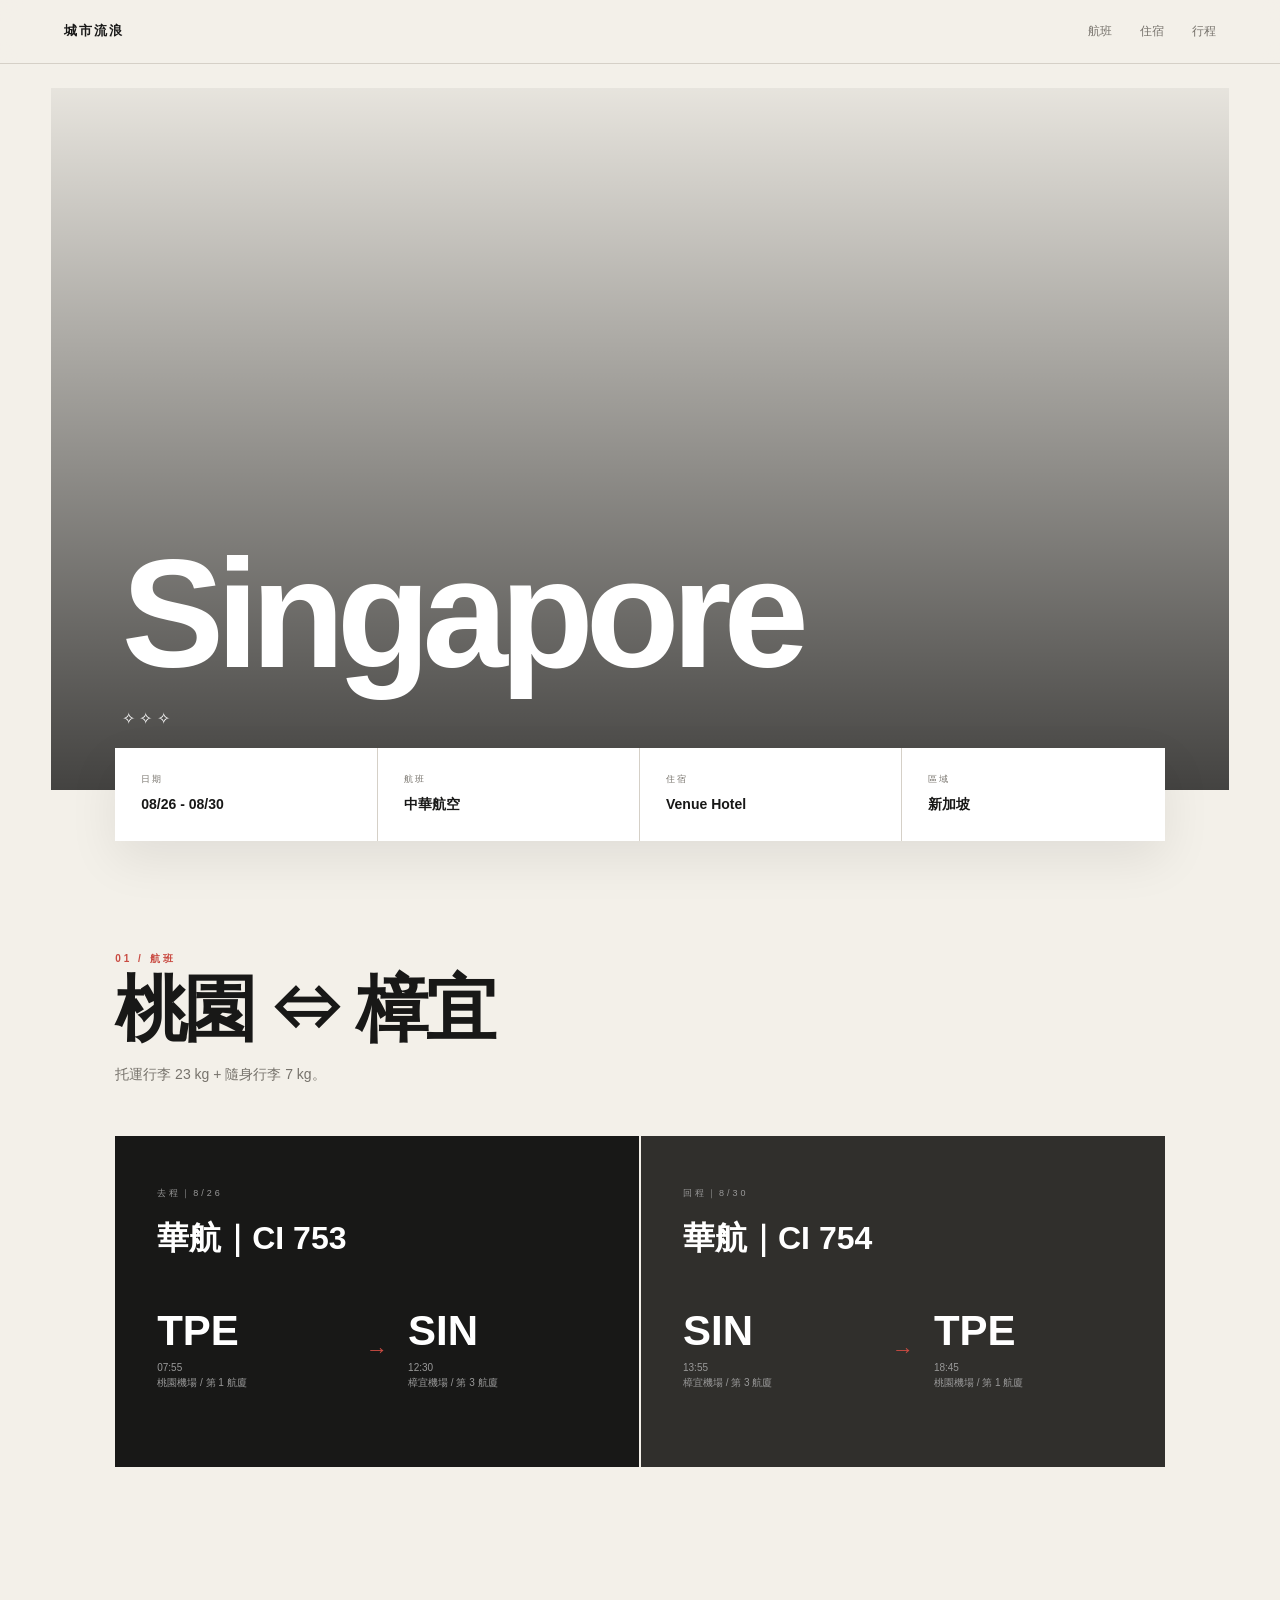
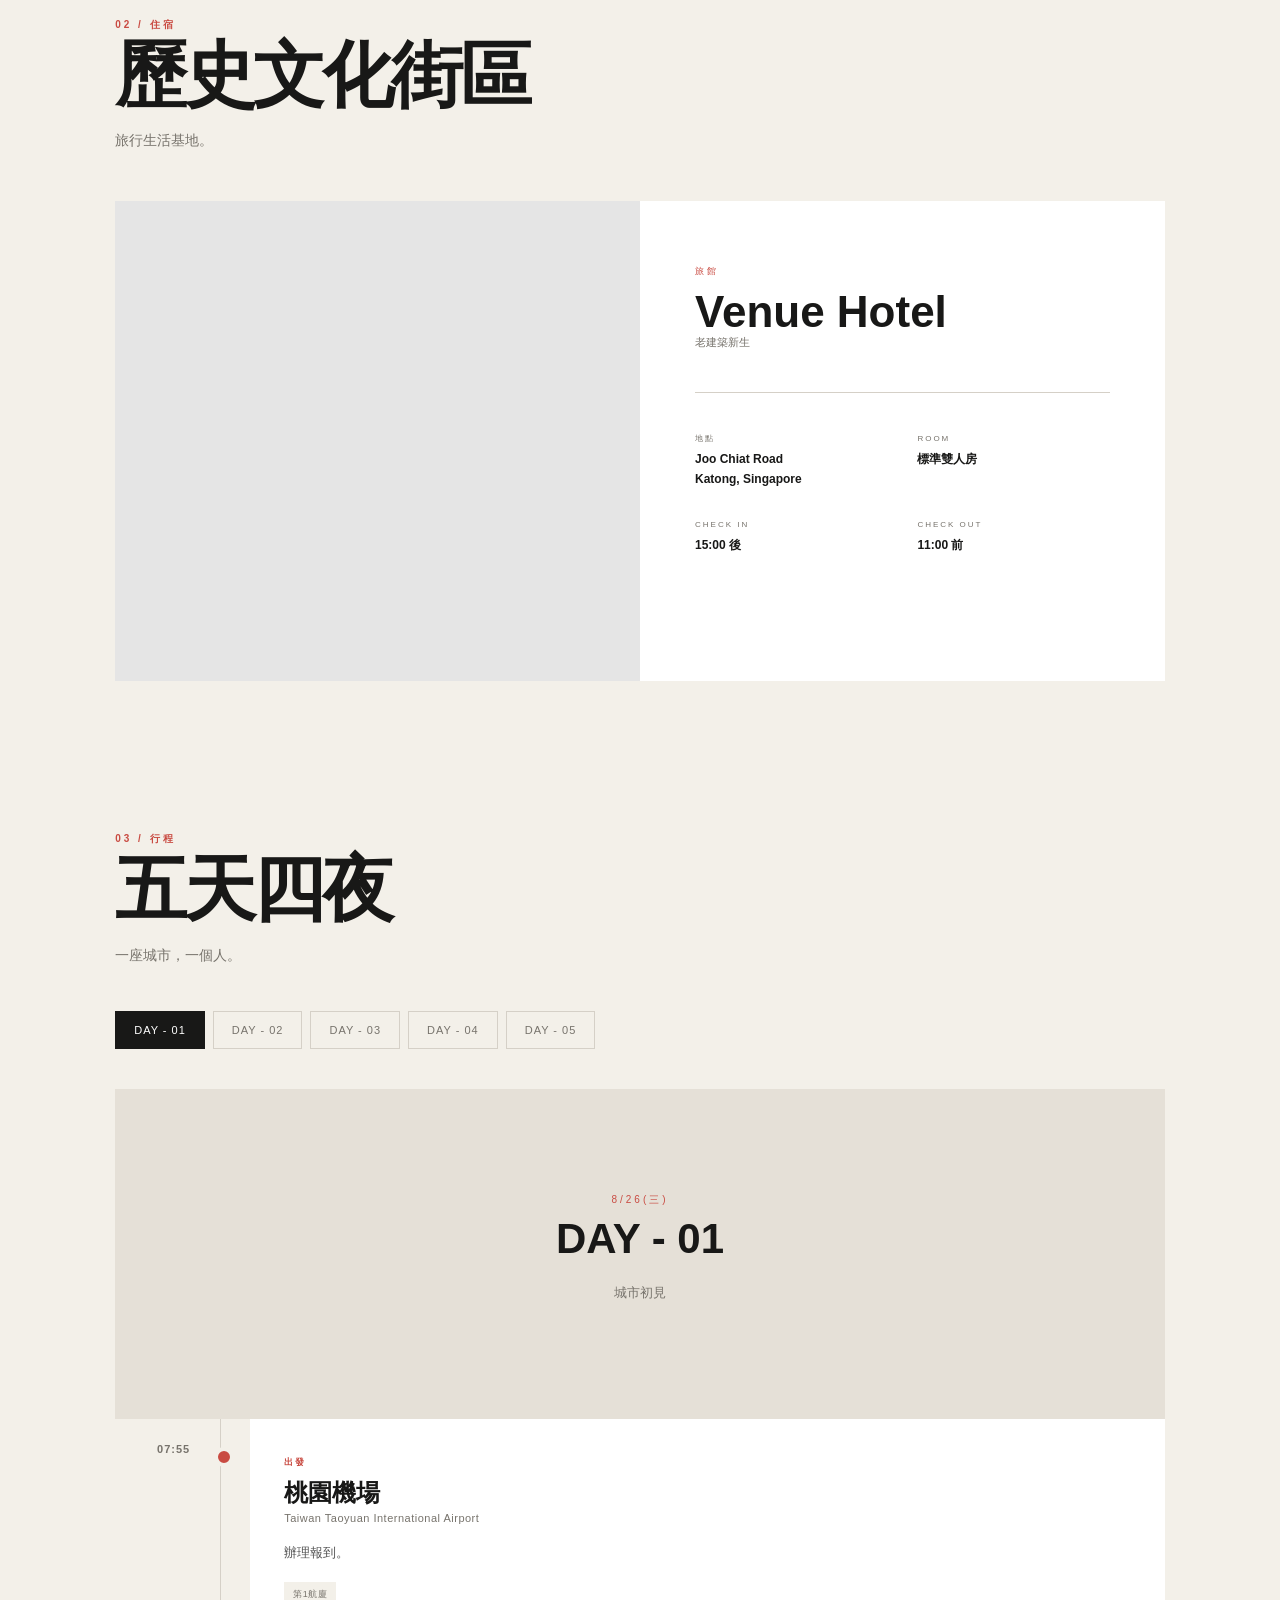
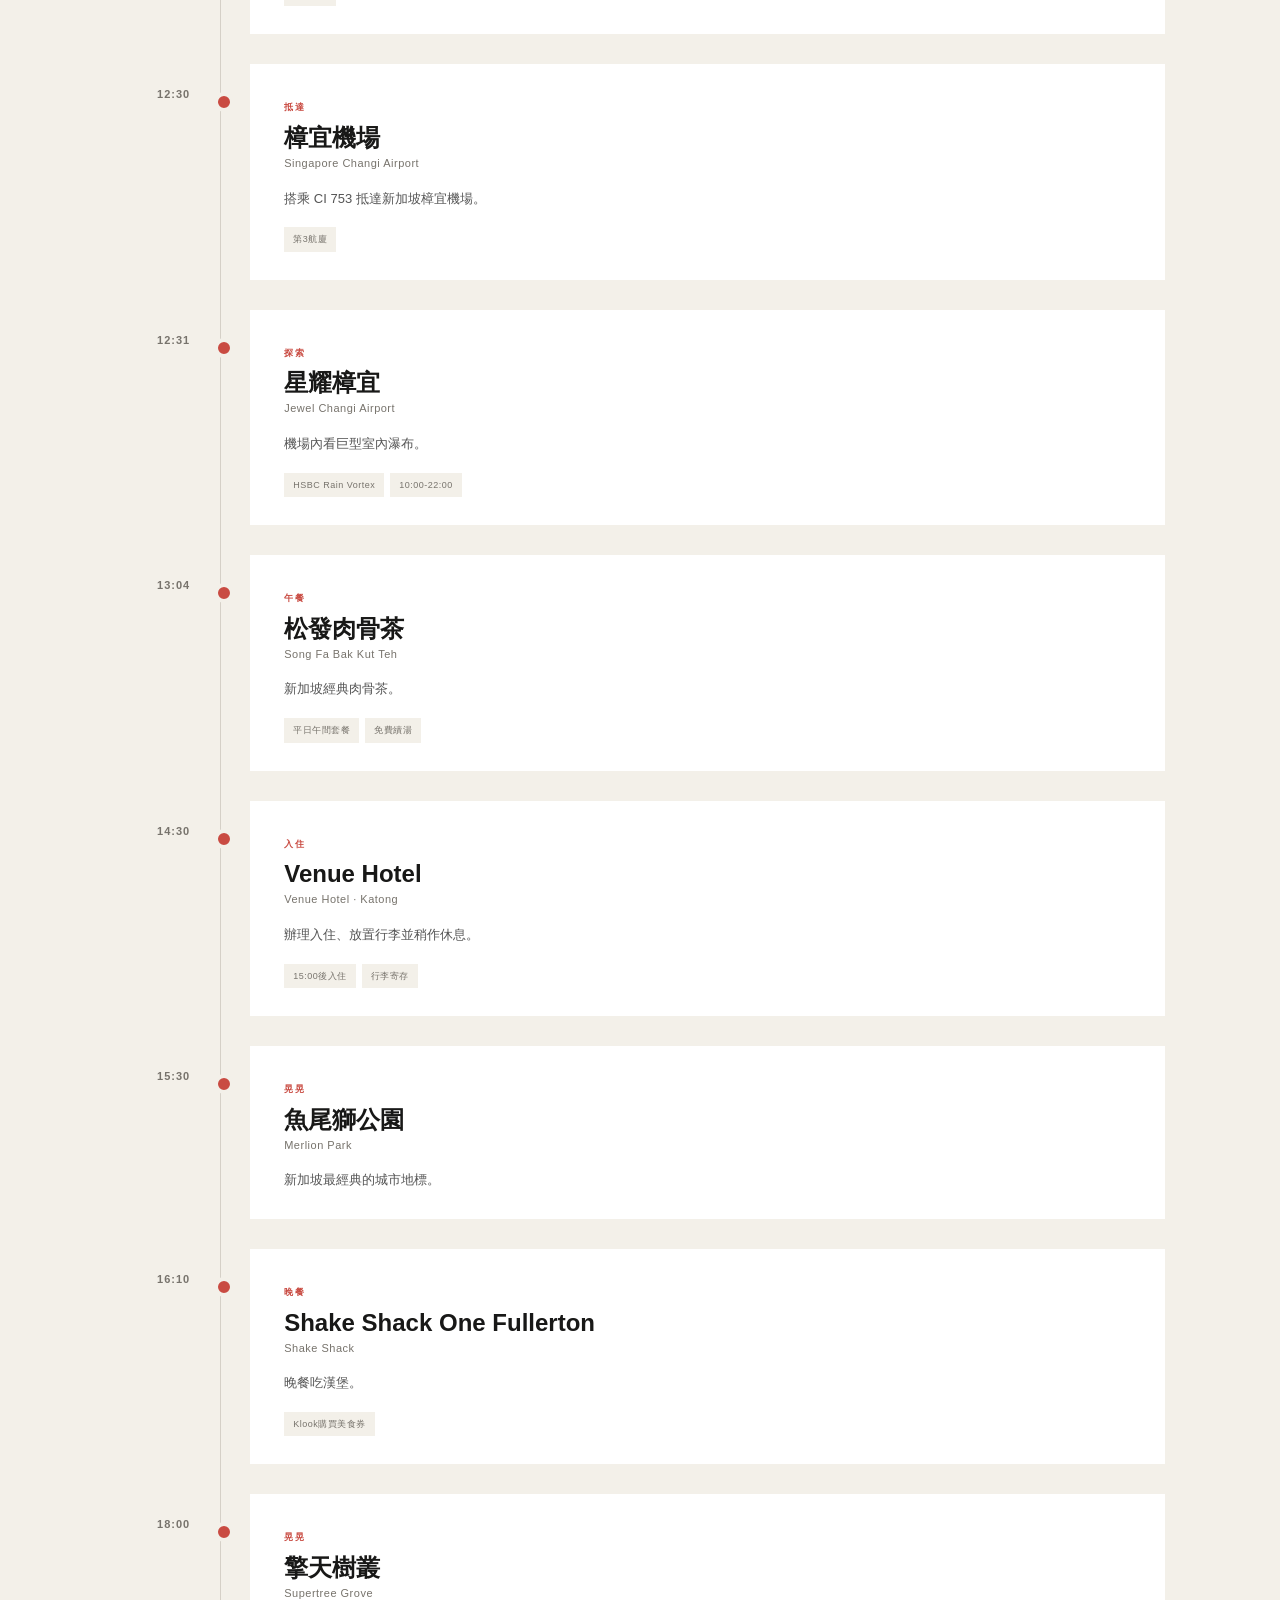
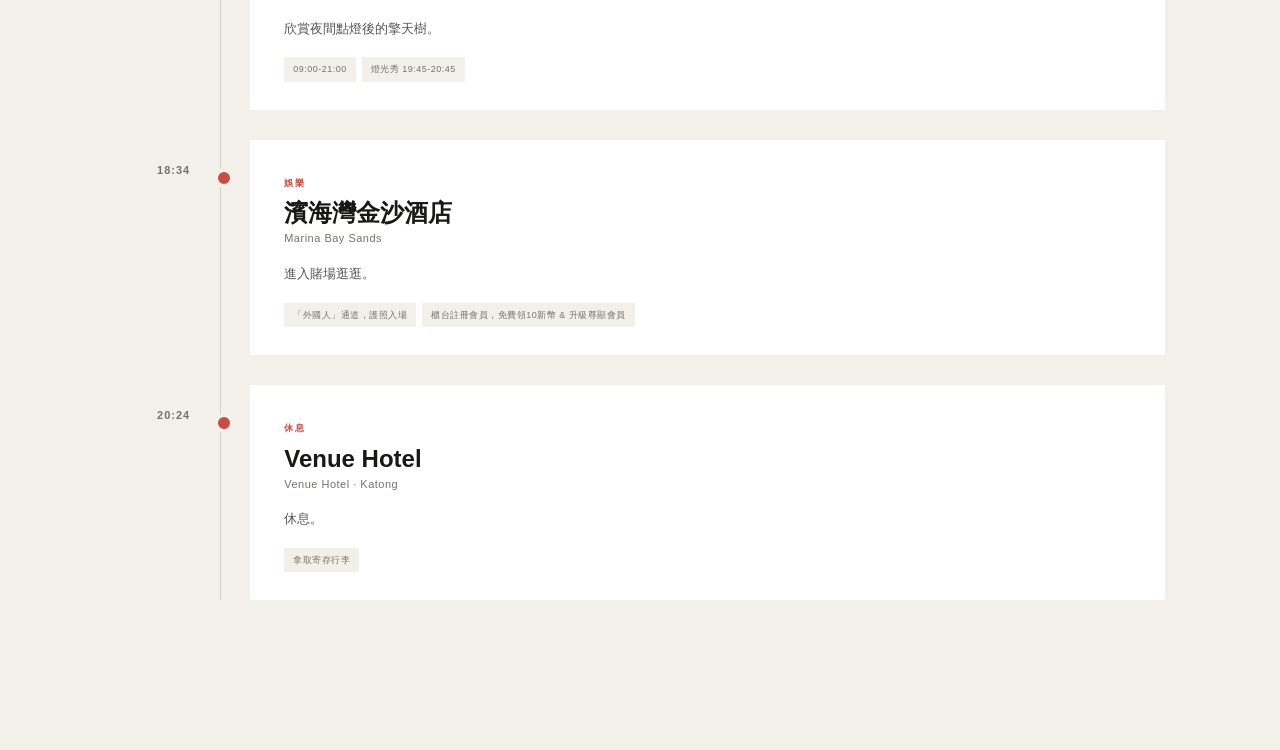
<file: index.html>
<!DOCTYPE html>
<html lang="zh-Hant">

<head>

    <meta charset="UTF-8">

    <meta
        name="viewport"
        content="width=device-width, initial-scale=1.0"
    >

    <title>Singapore 2026｜五天四夜旅行計畫</title>

    <link
        rel="stylesheet"
        href="style.css"
    >

    <link
        rel="apple-touch-icon"
        href="apple-touch-icon.png"
    >

</head>


<body>


    <!-- ========================================
         NAVIGATION
    ======================================== -->

    <nav class="nav">

        <a href="#" class="nav-logo">
            城市流浪
        </a>

        <div class="nav-links">

            <a href="#flight">
                航班
            </a>

            <a href="#stay">
                住宿
            </a>

            <a href="#itinerary">
                行程
            </a>

        </div>

    </nav>



    <!-- ========================================
         HERO
    ======================================== -->

    <header class="hero">

        <div class="hero-overlay">

            <div class="hero-small">
                
            </div>

            <h1>
                Singapore
            </h1>

            <p>
                ✧
                ✧
                ✧
            </p>

            <span>
            
            </span>
            
        </div>

    </header>



    <!-- ========================================
         QUICK INFO
    ======================================== -->

    <section class="quick-info">

        <div>

            <small>
                日期
            </small>

            <strong>
                08/26 - 08/30
            </strong>

        </div>


        <div>

            <small>
                航班
            </small>

            <strong>
                中華航空
            </strong>

        </div>


        <div>

            <small>
                住宿
            </small>

            <strong>
                Venue Hotel
            </strong>

        </div>


        <div>

            <small>
                區域
            </small>

            <strong>
                新加坡
            </strong>

        </div>

    </section>



    <!-- ========================================
         MAIN
    ======================================== -->

    <main class="container">



        <!-- ====================================
             FLIGHT
        ==================================== -->

        <section
            class="section"
            id="flight"
        >

            <div class="section-label">
                01 / 航班
            </div>

            <h2>
                桃園 ⇔ 樟宜
            </h2>

            <p class="intro">
                托運行李 23 kg + 隨身行李 7 kg。
            </p>


            <div class="flight-grid">


                <!-- 去程 -->

                <article class="flight-card">

                    <small>
                        去程｜8/26
                    </small>

                    <h3>
                        華航｜CI 753
                    </h3>


                    <div class="flight-route">

                        <div>

                            <strong>
                                TPE
                            </strong>

                            <span>
                                07:55<br>
                                桃園機場 / 第 1 航廈
                            </span>

                        </div>


                        <b>
                            →
                        </b>


                        <div>

                            <strong>
                                SIN
                            </strong>

                            <span>
                                
                                12:30<br>
                                樟宜機場 / 第 3 航廈
                            </span>

                        </div>

                    </div>


                    <p>
                        
                    </p>

                </article>



                <!-- 回程 -->

                <article class="flight-card">

                    <small>
                        回程｜8/30
                    </small>

                    <h3>
                        華航｜CI 754
                    </h3>


                    <div class="flight-route">

                        <div>

                            <strong>
                                SIN
                            </strong>

                            <span>
                                13:55<br>
                                樟宜機場 / 第 3 航廈<br>
                                
                            </span>

                        </div>


                        <b>
                            →
                        </b>


                        <div>

                            <strong>
                                TPE
                            </strong>

                            <span>
                                18:45<br>
                                桃園機場 / 第 1 航廈<br>
                            </span>

                        </div>

                    </div>


                    <p>
                        
                    </p>

                </article>


            </div>

        </section>
                <!-- ====================================
             HOTEL
        ==================================== -->

        <section
            class="section"
            id="stay"
        >

            <div class="section-label">
                02 / 住宿
            </div>

            <h2>
                歷史文化街區
            </h2>

            <p class="intro">
                旅行生活基地。
            </p>


            <div class="hotel-card">


                <div class="hotel-image">
                    Venue Hotel
                </div>


                <div class="hotel-info">

                    <small>
                        旅館
                    </small>

                    <h3>
                        Venue Hotel
                    </h3>

                    <div class="english">
                        老建築新生
                    </div>


                    <hr>


                    <div class="hotel-details">

                        <div>

                            <small>
                                地點
                            </small>

                            <strong>
                                Joo Chiat Road<br>
                                Katong, Singapore
                            </strong>

                        </div>


                        <div>

                            <small>
                                ROOM
                            </small>

                            <strong>
                                標準雙人房
                            </strong>

                        </div>


                        <div>

                            <small>
                                CHECK IN
                            </small>

                            <strong>
                                15:00 後
                            </strong>

                        </div>


                        <div>

                            <small>
                                CHECK OUT
                            </small>

                            <strong>
                                11:00 前
                            </strong>

                        </div>

                    </div>

                </div>

            </div>

        </section>



        <!-- ====================================
             ITINERARY
        ==================================== -->

        <section
            class="section"
            id="itinerary"
        >

            <div class="section-label">
                03 / 行程
            </div>

            <h2>
                五天四夜
            </h2>

            <p class="intro">
                一座城市，一個人。
            </p>


            <!-- DAY TABS -->

            <div class="day-tabs">

                <button
                    class="active"
                    onclick="showDay(1)"
                >
                    DAY - 01
                </button>

                <button
                    onclick="showDay(2)"
                >
                    DAY - 02
                </button>

                <button
                    onclick="showDay(3)"
                >
                    DAY - 03
                </button>

                <button
                    onclick="showDay(4)"
                >
                    DAY - 04
                </button>

                <button
                    onclick="showDay(5)"
                >
                    DAY - 05
                </button>

            </div>



            <!-- ==================================
                 DAY 01
            ================================== -->

            <div
                class="day active"
                id="day1"
            >


                <div class="empty-day">

                    <small>
                        8/26(三)
                    </small>

                    <h3>
                        DAY - 01
                    </h3>

                    <p>
                        城市初見
                    </p>

                </div>

 <!-- TIMELINE -->

                <div class="timeline">


                    <!-- 07:55 -->

                    <div class="event">

                        <time>
                            07:55
                        </time>


                        <div class="event-card">

                            <small>
                                出發
                            </small>

                            <h4>
                                桃園機場
                            </h4>

                            <div class="english">
                                Taiwan Taoyuan International Airport
                            </div>

                            <p>
                                辦理報到。
                            </p>

                            <div class="tags">

                                <span>
                                    第1航廈
                                </span>

                            </div>

                        </div>

                    </div>

                <!-- TIMELINE -->

                <div class="timeline">


                    <!-- 12:30 -->

                    <div class="event">

                        <time>
                            12:30
                        </time>


                        <div class="event-card">

                            <small>
                                抵達
                            </small>

                            <h4>
                                樟宜機場
                            </h4>

                            <div class="english">
                                Singapore Changi Airport
                            </div>

                            <p>
                                搭乘 CI 753 抵達新加坡樟宜機場。
                            </p>

                            <div class="tags">

                                <span>
                                    第3航廈
                                </span>

                            </div>

                        </div>

                    </div>



                    <!-- Jewel -->

                    <div class="event">

                        <time>
                            12:31
                        </time>


                        <div class="event-card">

                            <small>
                                探索
                            </small>

                            <h4>
                                星耀樟宜
                            </h4>

                            <div class="english">
                                Jewel Changi Airport
                            </div>

                            <p>
                                機場內看巨型室內瀑布。
                            </p>

                            <div class="tags">

                                <span>
                                    HSBC Rain Vortex
                                </span>

                                <span>
                                    10:00-22:00
                                </span>

                            </div>

                        </div>

                    </div>



                    <!-- Lunch -->

                    <div class="event">

                        <time>
                            13:04
                        </time>


                        <div class="event-card">

                            <small>
                                午餐
                            </small>

                            <h4>
                                松發肉骨茶
                            </h4>

                            <div class="english">
                                Song Fa Bak Kut Teh
                            </div>

                            <p>
                                新加坡經典肉骨茶。
                            </p>

                            <div class="tags">

                                <span>
                                    平日午間套餐
                                </span>

                                <span>
                                    免費續湯
                                </span>

                            </div>

                        </div>

                    </div>



                    <!-- Hotel -->

                    <div class="event">

                        <time>
                            14:30
                        </time>


                        <div class="event-card">

                            <small>
                                入住
                            </small>

                            <h4>
                                Venue Hotel
                            </h4>

                            <div class="english">
                                Venue Hotel · Katong
                            </div>

                            <p>
                                辦理入住、放置行李並稍作休息。
                            </p>

                            <div class="tags">

                                <span>
                                    15:00後入住
                                </span>

                                <span>
                                    行李寄存
                                </span>

                            </div>

                        </div>

                    </div>



                    <!-- Shop -->

                    <div class="event">

                        <time>
                            15:30
                        </time>


                        <div class="event-card">

                            <small>
                                晃晃
                            </small>

                            <h4>
                                魚尾獅公園
                            </h4>

                            <div class="english">
                                Merlion Park
                            </div>

                            <p>
                                新加坡最經典的城市地標。
                   </p>

</div>

</div>


<!-- Dinner -->

<div class="event">

    <time>
        16:10
    </time>

    <div class="event-card">

        <small>
            晚餐
        </small>

        <h4>
            Shake Shack One Fullerton
        </h4>

        <div class="english">
            Shake Shack
        </div>

        <p>
            晚餐吃漢堡。
        </p>

        <div class="tags">

            <span>
                Klook購買美食券
            </span>

        </div>

    </div>

</div>


<!-- Shop -->

<div class="event">

    <time>
        18:00
    </time>

    <div class="event-card">

        <small>
            晃晃
        </small>

        <h4>
            擎天樹叢
        </h4>

        <div class="english">
            Supertree Grove
        </div>

        <p>
            欣賞夜間點燈後的擎天樹。
        </p>

        <div class="tags">

            <span>
                09:00-21:00
            </span>

            <span>
                燈光秀 19:45-20:45
            </span>

        </div>

    </div>

</div>


<!-- Shop -->

<div class="event">

    <time>
        18:34
    </time>

    <div class="event-card">

        <small>
            娛樂
        </small>

        <h4>
            濱海灣金沙酒店
        </h4>

        <div class="english">
            Marina Bay Sands
        </div>

        <p>
            進入賭場逛逛。
        </p>

        <div class="tags">

            <span>
                「外國人」通道，護照入場
            </span>

            <span>
                櫃台註冊會員，免費領10新幣 & 升級尊顯會員
            </span>

        </div>

    </div>

</div>


<!-- Hotel -->

<div class="event">

    <time>
        20:24
    </time>

    <div class="event-card">

        <small>
            休息
        </small>

        <h4>
            Venue Hotel
        </h4>

        <div class="english">
            Venue Hotel · Katong
        </div>

        <p>
            休息。
        </p>

        <div class="tags">

            <span>
                拿取寄存行李
            </span>

        </div>

    </div>

</div>


</div>

</div>


<!-- DAY 02 -->

<div
    class="day"
    id="day2"
>

    <div class="empty-day">

        <small>
            08/27(四)
        </small>

        <h3>
            DAY - 02
        </h3>

        <p>
            異國小城
        </p>

    </div>

    
                <!-- TIMELINE -->

                <div class="timeline">


                    <!-- 09:00 -->

                    <div class="event">

                        <time>
                            09:00
                        </time>


                        <div class="event-card">

                            <small>
                                出發
                            </small>

                            <h4>
                                Venue Hotel
                            </h4>

                            <div class="english">
                                Venue Hotel · Katong
                            </div>

                            <p>
                                出發逛逛。
                            </p>

                        </div>

                    </div>



                    <!-- Lunch -->

                    <div class="event">

                        <time>
                            11:00
                        </time>


                        <div class="event-card">

                            <small>
                                午餐
                            </small>

                            <h4>
                                楗柏水粿
                            </h4>

                            <div class="english">
                                Jian Bo Shui Kueh
                            </div>

                            <p>
                                2樓 #02-82攤位。
                            </p>

                            <div class="tags">

                                <span>
                                    HSBC Rain Vortex
                                </span>

                                <span>
                                    10:00-22:00
                                </span>

                            </div>

                        </div>

                    </div>



                    <!-- Dessert -->

                    <div class="event">

                        <time>
                            12:02
                        </time>


                        <div class="event-card">

                            <small>
                                點心
                            </small>

                            <h4>
                                中峇魯麵包店
                            </h4>

                            <div class="english">
                                Tiong Bahru Bakery
                            </div>

                            <p>
                                用經典甜點開啟下午時光。
                            </p>

                            <div class="tags">

                                <span>
                                    可頌
                                </span>

                                <span>
                                    法式焦糖奶油酥
                                </span>

                            </div>

                        </div>

                    </div>



                    <!-- Shop -->

                    <div class="event">

                        <time>
                            13:39
                        </time>


                        <div class="event-card">

                            <small>
                                晃晃
                            </small>

                            <h4>
                                齊賢街
                            </h4>

                            <div class="english">
                                Chay Yan Street
                            </div>

                            <p>
                                中峇魯歷史街區的散步路線。
                            </p>

                        </div>

                    </div>



                    <!-- Dinner -->

                    <div class="event">

                        <time>
                            15:46
                        </time>


                        <div class="event-card">

                            <small>
                                晚餐
                            </small>

                            <h4>
                                中峇魯市場
                            </h4>

                            <div class="english">
                                Tiong Bahru Market
                            </div>

                            <p>
                                新加坡最著名的熟食中心與傳統市場之一。
                            </p>

                        <div class="tags">

                                <span>
                                    起骨雞飯 2樓 #02-82攤位
                                </span>

                                <span>
                                    隔壁現榨甘蔗汁
                                </span>

                            </div>
                            

</div>

</div>


<!-- Shop -->

<div class="event">

    <time>
        16:58
    </time>

    <div class="event-card">

        <small>
            伴手禮
        </small>

        <h4>
            中峇魯廣場
        </h4>

        <div class="english">
            Tiong Bahru Plaza
        </div>

        <p>
            大型綜合購物中心。
        </p>

        <div class="tags">

            <span>
                伴手禮購買
            </span>

            <span>
                碗裝黑鴨乾拌麵當宵夜(配無糖飲料)
            </span>

        </div>

    </div>

</div>

<!-- Hotel -->

<div class="event">

    <time>
        20:28
    </time>

    <div class="event-card">

        <small>
            休息
        </small>

        <h4>
            Venue Hotel
        </h4>

        <div class="english">
            Venue Hotel · Katong
        </div>

        <p>
            休息。
        </p>

    </div>

</div>


</div>


<!-- DAY 01 ROUTE -->

<div class="route">

    <small>
        
    </small>

</div>


</div>

</div>


<!-- DAY 03 -->

<div
    class="day"
    id="day3"
>

    <div class="empty-day">

        <small>
            08/28(五)
        </small>

        <h3>
            DAY - 03
        </h3>

        <p>
            歷史美景
        </p>

    </div>
<!-- TIMELINE -->

                <div class="timeline">


                    <!-- 09:00 -->

                    <div class="event">

                        <time>
                            09:00
                        </time>


                        <div class="event-card">

                            <small>
                                出發
                            </small>

                            <h4>
                                Venue Hotel
                            </h4>

                            <div class="english">
                                Venue Hotel · Katong
                            </div>

                            <p>
                                出發逛逛。
                            </p>

                        </div>

                    </div>



                    <!-- Breakfast -->

                    <div class="event">

                        <time>
                            09:10
                        </time>


                        <div class="event-card">

                            <small>
                                早餐
                            </small>

                            <h4>
                                星巴克 加東廣場店
                            </h4>

                            <div class="english">
                                Starbucks
                            </div>

                            <p>
                                開設在一座1920年代的古蹟建築內。
                            </p>

                        </div>

                    </div>



                    <!-- Dessert -->

                    <div class="event">

                        <time>
                            10:13
                        </time>


                        <div class="event-card">

                            <small>
                                晃晃
                            </small>

                            <h4>
                                蘇格拉底貓雜貨鋪 / 文創店
                            </h4>

                            <div class="english">
                                Cat Socrates
                            </div>

                            <p>
                                著名的獨立文創生活雜貨店。
                            </p>

                            <div class="tags">

                                <span>
                                   貓貓
                                </span>

                            </div>

                        </div>

                    </div>



                    <!-- Shop -->

                    <div class="event">

                        <time>
                            10:32
                        </time>


                        <div class="event-card">

                            <small>
                                晃晃
                            </small>

                            <h4>
                                藝術漫步
                            </h4>

                            <div class="english">
                                Jalan Jalan Art Walk
                            </div>

                            <p>
                                戶外街頭巨型壁畫。
                            </p>

                        </div>

                    </div>



                    <!-- Dinner -->

                    <div class="event">

                        <time>
                            11:34
                        </time>


                        <div class="event-card">

                            <small>
                                晃晃
                            </small>

                            <h4>
                                鳳凰壁畫
                            </h4>

                            <div class="english">
                                Phoenix Mural
                            </div>

                            <p>
                                戶外街頭巨型壁畫。
                            </p>
                            

</div>

</div>


<!-- Shop -->

<div class="event">

    <time>
        12:44
    </time>

    <div class="event-card">

        <small>
            點心
        </small>

        <h4>
            金珠肉粽
        </h4>

        <div class="english">
            Kim Choo Kueh Chang
        </div>

        <p>
            老字號娘惹肉粽品牌。
        </p>

        <div class="tags">

            <span>
                招牌娘惹肉粽
            </span>

        </div>

    </div>

</div>

<!-- Shop -->

<div class="event">

    <time>
        14:03
    </time>

    <div class="event-card">

        <small>
            點心
        </small>

        <h4>
            328加東叻沙
        </h4>

        <div class="english">
            328 Katong Laksa
        </div>

        <p>
            多次榮獲米其林必比登推介。
        </p>

    </div>

</div>

<!-- Shop -->

<div class="event">

    <time>
        15:26
    </time>

    <div class="event-card">

        <small>
            晃晃
        </small>

        <h4>
            東海岸公園
        </h4>

        <div class="english">
            East Coast Park
        </div>

        <p>
            新加坡面積最大的濱海公園與國家公園。
        </p>

        <div class="tags">

            <span>
                晚餐吃 Sixty BBQ Seafood & Satay
            </span>

        </div>


    </div>

</div>

<!-- Shop -->

<div class="event">

    <time>
        16:26
    </time>

    <div class="event-card">

        <small>
            伴手禮
        </small>

        <h4>
            百匯廣場
        </h4>

        <div class="english">
            Parkway Parade
        </div>

        <p>
            核心地段的大型綜合購物中心。
        </p>

        <div class="tags">

            <span>
                霸王茶姬 / 一樓 #01-03-06 / 伯牙絕弦 / 下載 新加坡CHAGEE 有折扣
            </span>

            <span>
                BEGA / 二樓 #01-74/75 / 女裝 / 小背心
            </span>

            <span>
                Bengawan Solo / 地下一樓 #B1-78/79 / 班蘭蛋糕
            </span>

            <span>
                Toast Box / 一樓 #01-33 / 咖椰牛油土司套餐
            </span>

        </div>

    </div>

</div>

<!-- Hotel -->

<div class="event">

    <time>
        20:28
    </time>

    <div class="event-card">

        <small>
            休息
        </small>

        <h4>
            Venue Hotel
        </h4>

        <div class="english">
            Venue Hotel · Katong
        </div>

        <p>
            休息。
        </p>

    </div>

</div>


</div>
</div>


<!-- DAY 04 -->

<div
    class="day"
    id="day4"
>

    <div class="empty-day">

        <small>
            08/29(六)
        </small>

        <h3>
            DAY - 04
        </h3>

        <p>
            海洋世界
        </p>

    </div>

    <!-- TIMELINE -->

                <div class="timeline">


                    <!-- 09:00 -->

                    <div class="event">

                        <time>
                            09:00
                        </time>


                        <div class="event-card">

                            <small>
                                出發
                            </small>

                            <h4>
                                Venue Hotel
                            </h4>

                            <div class="english">
                                Venue Hotel · Katong
                            </div>

                            <p>
                                出發逛逛。
                            </p>

                        </div>

                    </div>



                    <!-- Breakfast -->

                    <div class="event">

                        <time>
                            10:00
                        </time>


                        <div class="event-card">

                            <small>
                                早餐
                            </small>

                            <h4>
                                溪南熟食中心
                            </h4>

                            <div class="english">
                                Seah Im Food Centre
                            </div>

                            <p>
                                平價的庶民價格填飽肚子的「平民美食基地」。
                            </p>

                        </div>

                    </div>



                    <!-- Dessert -->

                    <div class="event">

                        <time>
                            11:09
                        </time>


                        <div class="event-card">

                            <small>
                                晃晃
                            </small>

                            <h4>
                                怡豐城
                            </h4>

                            <div class="english">
                                VivoCity
                            </div>

                            <p>
                                新加坡面積最大的購物中心。
                            </p>

                            <div class="tags">

                                <span>
                                   商場三樓搭乘聖淘沙捷運(出島免費) / 聖淘沙捷運(klook購買票券 $103，現場確認是否收費)
                                </span>

                            </div>

                        </div>

                    </div>



                    <!-- Shop -->

                    <div class="event">

                        <time>
                            11:19
                        </time>


                        <div class="event-card">

                            <small>
                                晃晃
                            </small>

                            <h4>
                                聖淘沙名勝世界
                            </h4>

                            <div class="english">
                                Resorts World Sentosa
                            </div>

                            <p>
                                頂級綜合娛樂度假村。
                            </p>

                        </div>

                    </div>



                    <!-- Dinner -->

                    <div class="event">

                        <time>
                            12:27
                        </time>


                        <div class="event-card">

                            <small>
                                晃晃
                            </small>

                            <h4>
                                新加坡海洋館
                            </h4>

                            <div class="english">
                                Singapore Oceanarium
                            </div>

                            <p>
                                22 個多感官主題展區。
                            </p>

                            <span>
                                   帶薄外套
                                </span>
                            

</div>

</div>


<!-- Shop -->

<div class="event">

    <time>
        14:31
    </time>

    <div class="event-card">

        <small>
            午餐
        </small>

        <h4>
            潮流生活商場
        </h4>

        <div class="english">
            WEAVE
        </div>

        <p>
            全新開幕的大型潮流生活休閒商場。
        </p>

        <div class="tags">

            <span>
                午餐
            </span>

        </div>

    </div>

</div>

<!-- Shop -->

<div class="event">

    <time>
        15:43
    </time>

    <div class="event-card">

        <small>
            晃晃
        </small>

        <h4>
            新加坡環球影城
        </h4>

        <div class="english">
            Universal Studios Singapore
        </div>

        <p>
            東南亞首座、也是唯一一座環球影城主題樂園。
        </p>

    </div>

</div>

<!-- Shop -->

<div class="event">

    <time>
        16:13
    </time>

    <div class="event-card">

        <small>
            晃晃
        </small>

        <h4>
            聖淘沙西樂索海灘
        </h4>

        <div class="english">
            Sentosa Siloso Beach
        </div>

        <p>
            聖淘沙島上最具活力、最熱鬧的指標性海灘。
        </p>

    </div>

</div>

<!-- Dessert -->

                    <div class="event">

                        <time>
                            17:43
                        </time>


                        <div class="event-card">

                            <small>
                                晃晃
                            </small>

                            <h4>
                                怡豐城
                            </h4>

                            <div class="english">
                                VivoCity
                            </div>

                            <p>
                                新加坡面積最大的購物中心。
                            </p>

                        </div>

                    </div>


<!-- Hotel -->

<div class="event">

    <time>
        17:43
    </time>

    <div class="event-card">

        <small>
            晚餐
        </small>

        <h4>
            袓樂比
        </h4>

        <div class="english">
            Jollibee
        </div>

        <p>
            菲律賓的跨國連鎖速食霸主。
        </p>

    </div>

</div>

<!-- Dessert -->

                    <div class="event">

                        <time>
                            17:43
                        </time>


                        <div class="event-card">

                            <small>
                                晃晃
                            </small>

                            <h4>
                                怡豐城
                            </h4>

                            <div class="english">
                                VivoCity
                            </div>

                            <p>
                                新加坡面積最大的購物中心。
                            </p>

                        </div>

                    </div>

<!-- Hotel -->

<div class="event">

    <time>
        20:28
    </time>

    <div class="event-card">

        <small>
            休息
        </small>

        <h4>
            Venue Hotel
        </h4>

        <div class="english">
            Venue Hotel · Katong
        </div>

        <p>
            休息。
        </p>

    </div>

</div>


</div>
</div>


</div>


<!-- DAY 05 -->

<div
    class="day"
    id="day5"
>

    <div class="empty-day">

        <small>
            08/30(日)
        </small>

        <h3>
            DAY - 05
        </h3>

        <p>
            社畜回歸
        </p>

    </div>

    <!-- TIMELINE -->

    <!-- TIMELINE -->

                <div class="timeline">


                    <!-- 13:55 -->

                    <div class="event">

                        <time>
                            13:55
                        </time>


                        <div class="event-card">

                            <small>
                                抵達
                            </small>

                            <h4>
                                樟宜機場
                            </h4>

                            <div class="english">
                                Singapore Changi Airport
                            </div>

                            <p>
                                辦理報到。
                            </p>

                            <div class="tags">

                                <span>
                                    第3航廈
                                </span>

                            </div>

                        </div>

                    </div>



                <div class="timeline">


                    <!-- 18:45 -->

                    <div class="event">

                        <time>
                            18:45
                        </time>


                        <div class="event-card">

                            <small>
                                抵達
                            </small>

                            <h4>
                                桃園機場
                            </h4>

                            <div class="english">
                                Taiwan Taoyuan International Airport
                            </div>

                            <p>
                                搭乘 CI 754 抵達桃園機場。
                            </p>

                            <div class="tags">

                                <span>
                                    第1航廈
                                </span>

                            </div>

                        </div>

                    </div>

    </div>

</div>

</div>

    <!-- ========================================
         JAVASCRIPT
         DAY TAB 切換
    ======================================== -->

    <script>

        function showDay(dayNumber) {

            /*
             * 隱藏所有 DAY
             */

            const days =
                document.querySelectorAll(".day");

            days.forEach(function(day) {

                day.classList.remove("active");

            });


            /*
             * 移除所有按鈕的 active
             */

            const buttons =
                document.querySelectorAll(".day-tabs button");

            buttons.forEach(function(button) {

                button.classList.remove("active");

            });


            /*
             * 顯示選中的 DAY
             */

            const selectedDay =
                document.getElementById(
                    "day" + dayNumber
                );

            if (selectedDay) {

                selectedDay.classList.add("active");

            }


            /*
             * 找到對應按鈕
             */

            if (buttons[dayNumber - 1]) {

                buttons[dayNumber - 1]
                    .classList.add("active");

            }

        }

    </script>


</body>

</html>
</file>
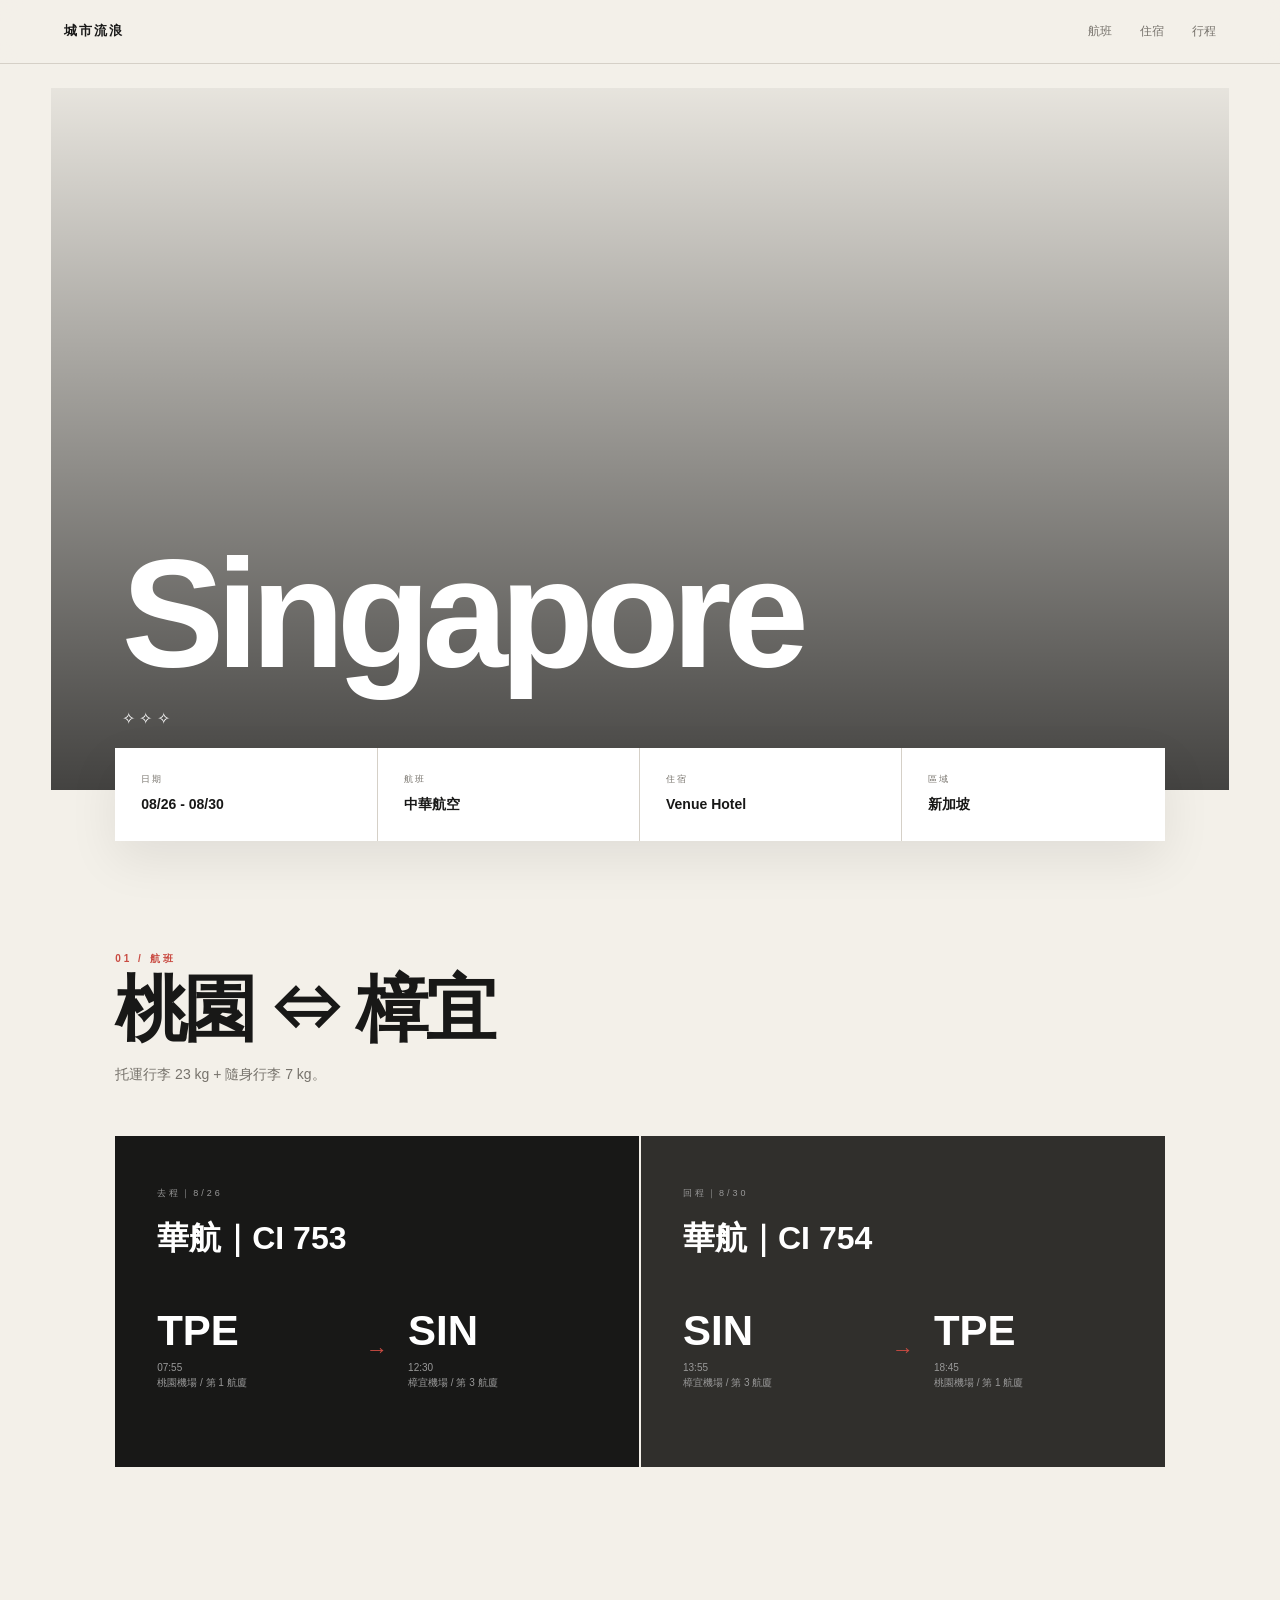
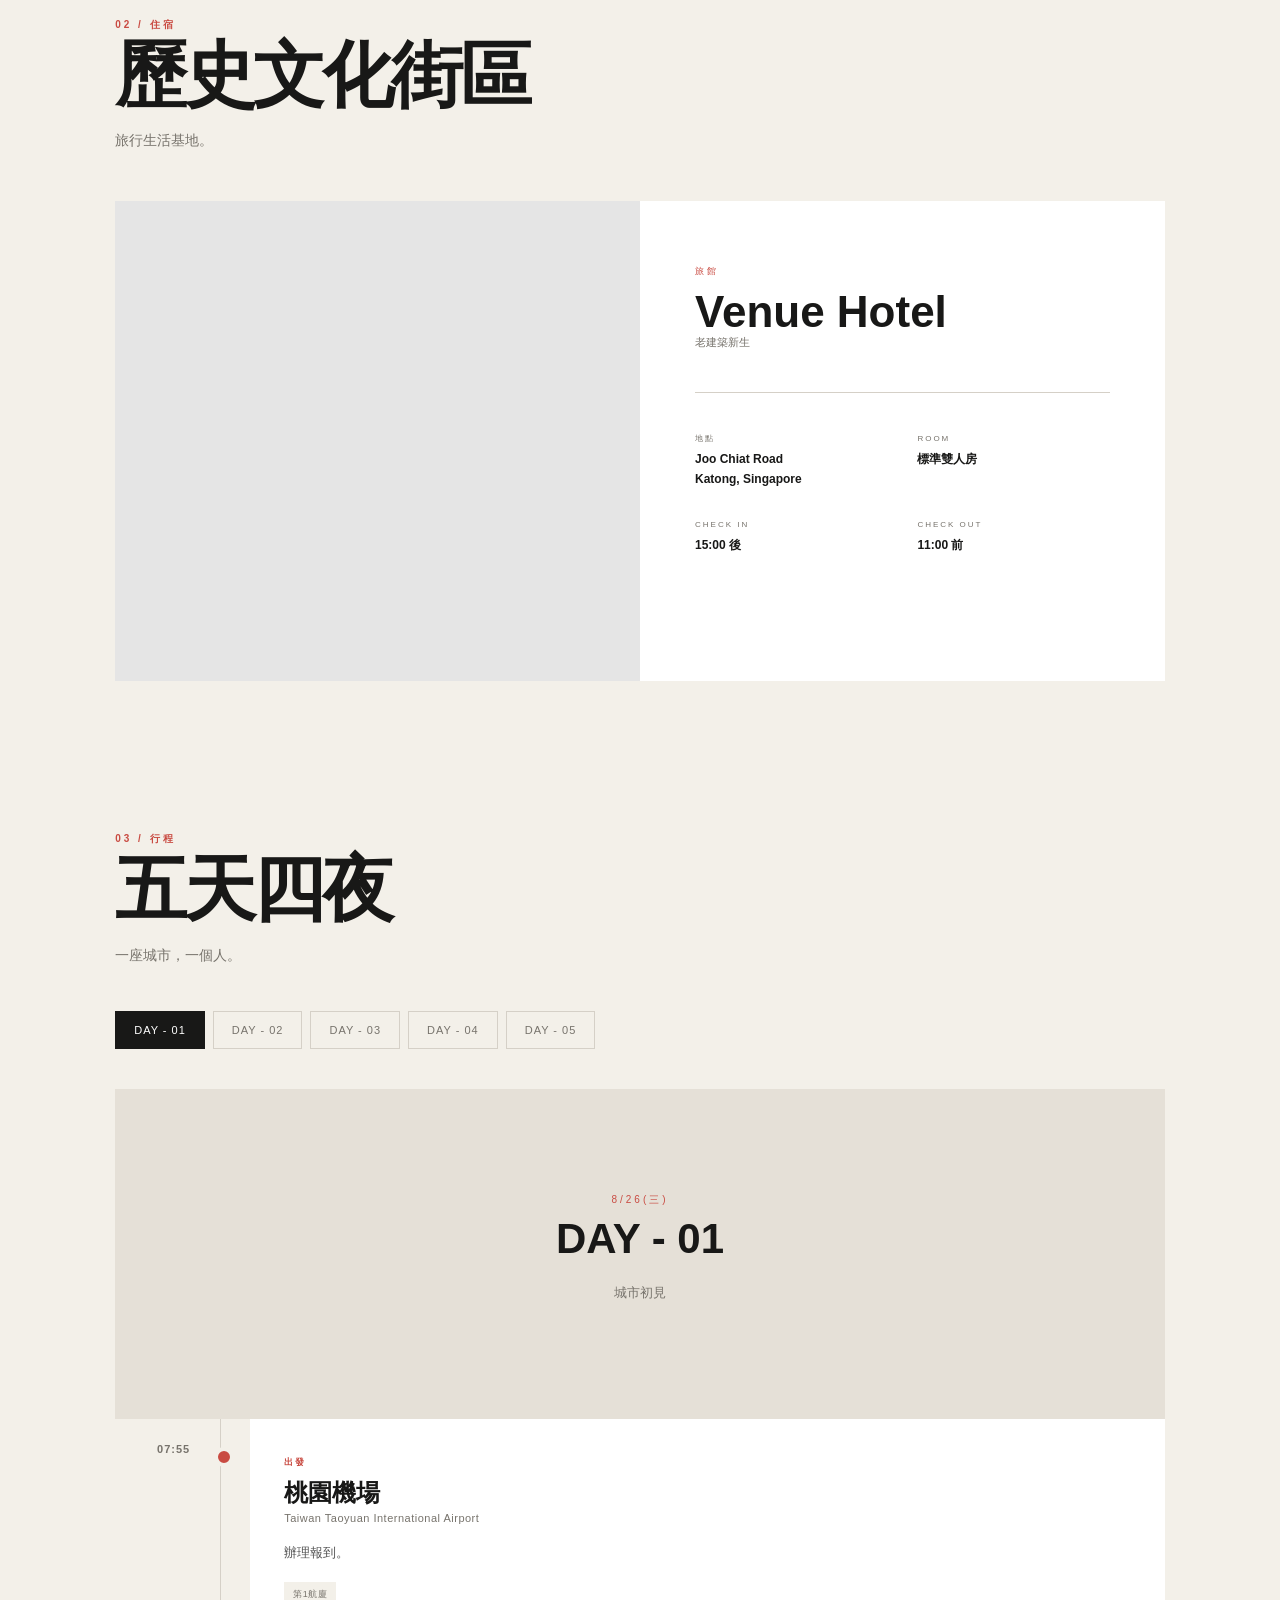
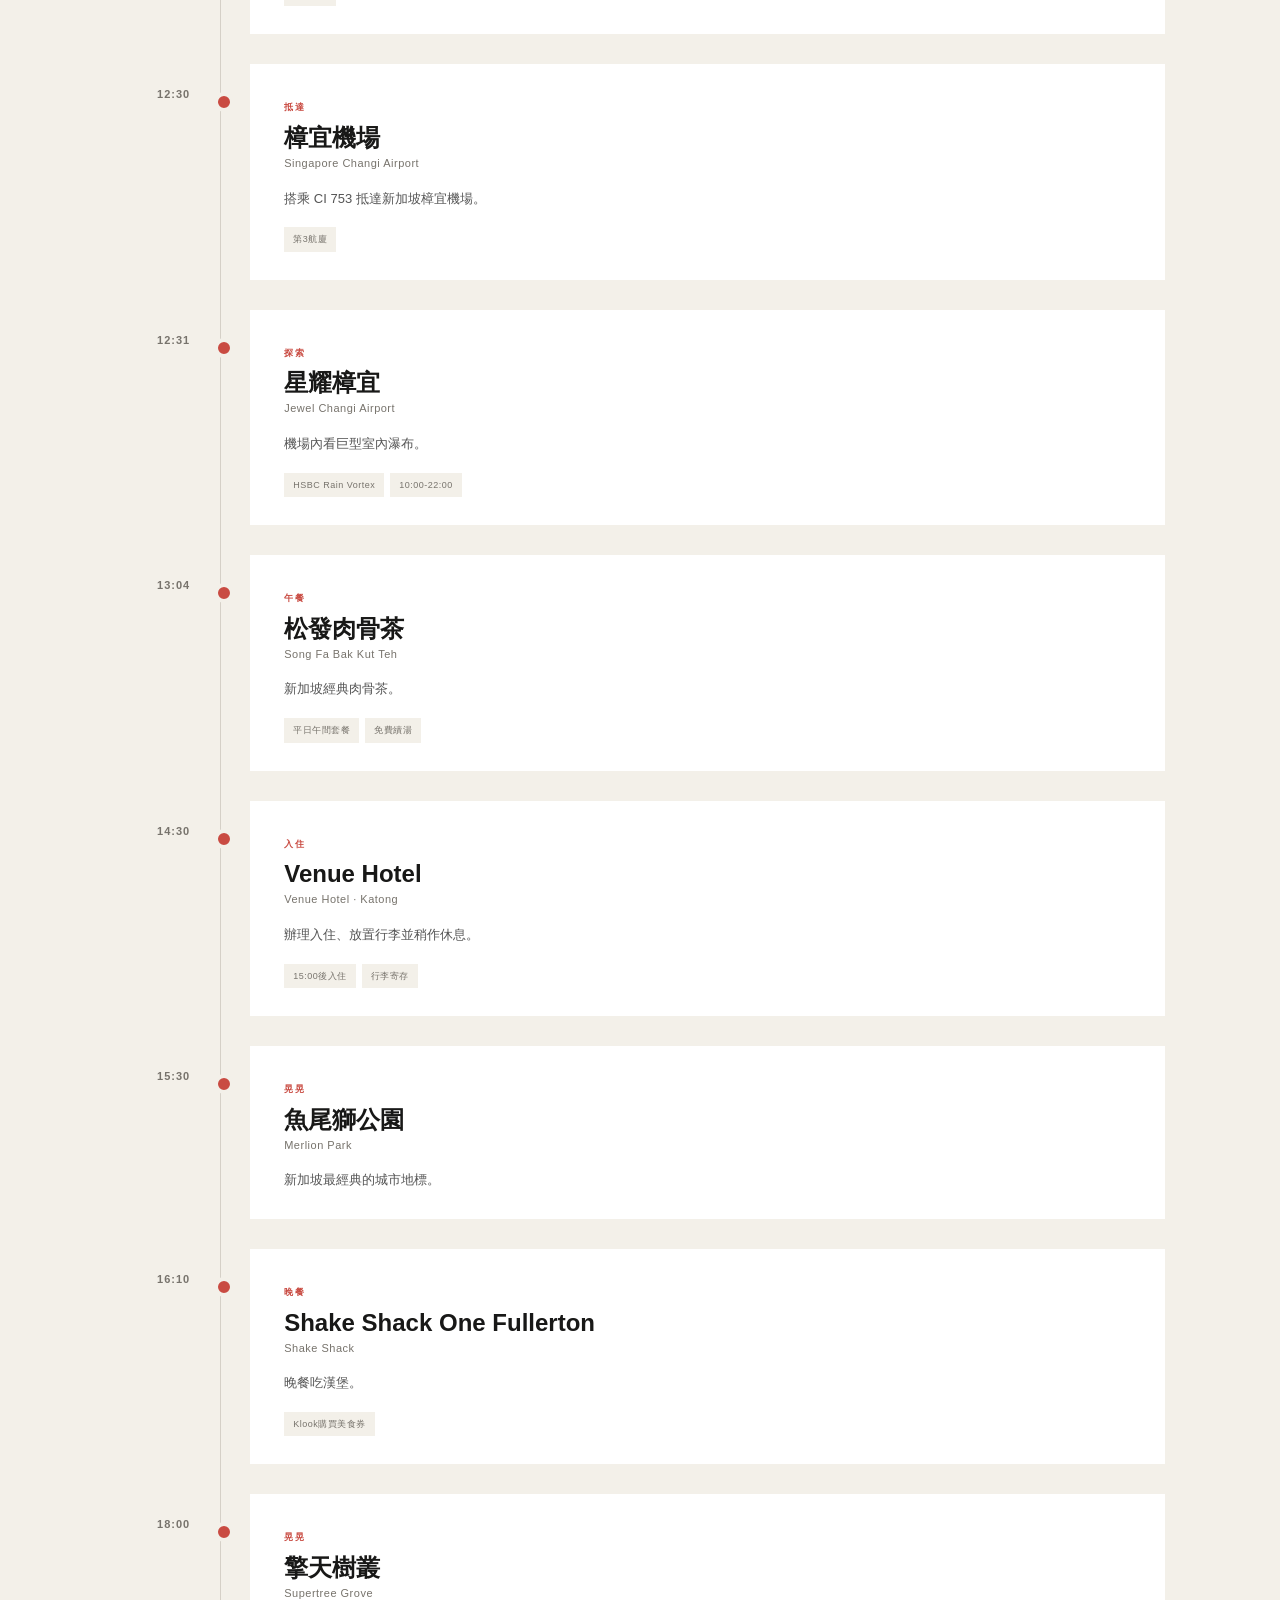
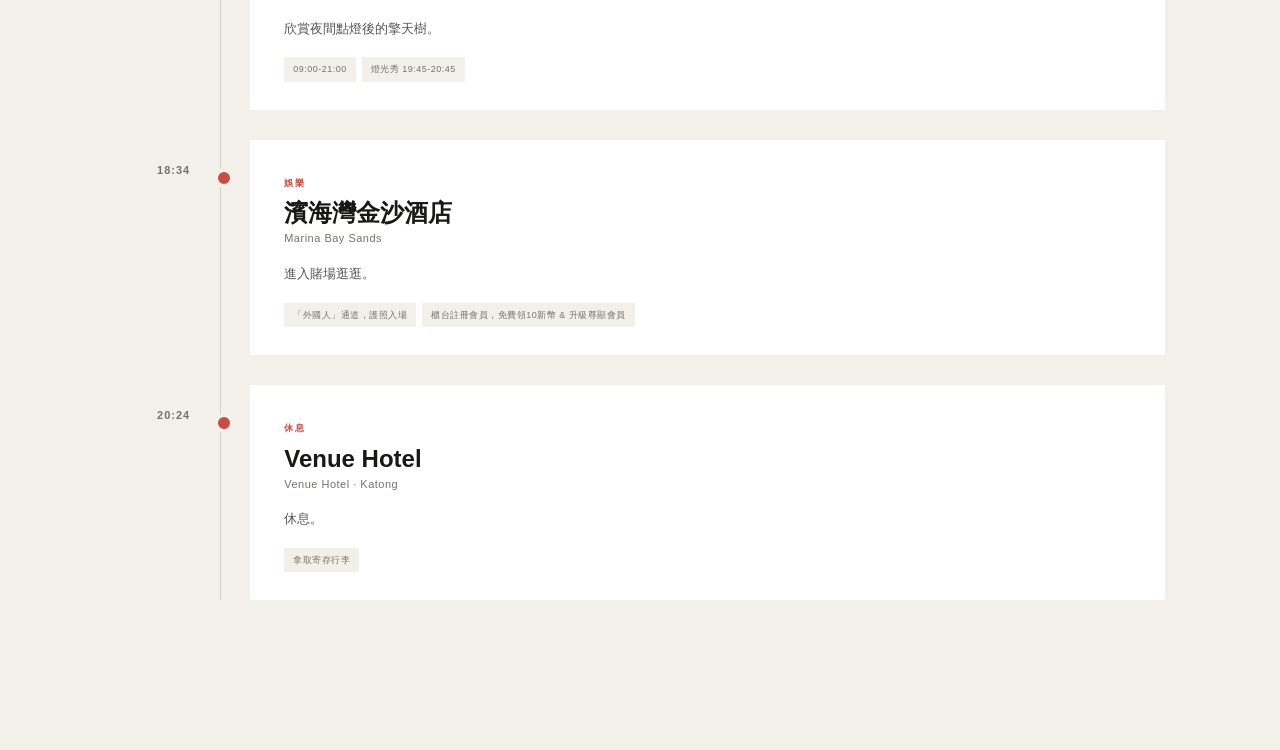
<file: singapore-trip.html>
<!DOCTYPE html>
<html lang="zh-Hant">

<head>

    <meta charset="UTF-8">

    <meta
        name="viewport"
        content="width=device-width, initial-scale=1.0"
    >

    <title>Singapore 2026｜五天四夜旅行計畫</title>

    <link
        rel="stylesheet"
        href="style.css"
    >

</head>


<body>


    <!-- ========================================
         NAVIGATION
    ======================================== -->

    <nav class="nav">

        <a href="#" class="nav-logo">
            城市流浪
        </a>

        <div class="nav-links">

            <a href="#flight">
                航班
            </a>

            <a href="#stay">
                住宿
            </a>

            <a href="#itinerary">
                行程
            </a>

        </div>

    </nav>



    <!-- ========================================
         HERO
    ======================================== -->

    <header class="hero">

        <div class="hero-overlay">

            <div class="hero-small">
                
            </div>

            <h1>
                Singapore
            </h1>

            <p>
                ✧
                ✧
                ✧
            </p>

            <span>
            
            </span>
            
        </div>

    </header>



    <!-- ========================================
         QUICK INFO
    ======================================== -->

    <section class="quick-info">

        <div>

            <small>
                日期
            </small>

            <strong>
                08/26 - 08/30
            </strong>

        </div>


        <div>

            <small>
                航班
            </small>

            <strong>
                中華航空
            </strong>

        </div>


        <div>

            <small>
                住宿
            </small>

            <strong>
                Venue Hotel
            </strong>

        </div>


        <div>

            <small>
                區域
            </small>

            <strong>
                新加坡
            </strong>

        </div>

    </section>



    <!-- ========================================
         MAIN
    ======================================== -->

    <main class="container">



        <!-- ====================================
             FLIGHT
        ==================================== -->

        <section
            class="section"
            id="flight"
        >

            <div class="section-label">
                01 / 航班
            </div>

            <h2>
                桃園 ⇔ 樟宜
            </h2>

            <p class="intro">
                托運行李 23 kg + 隨身行李 7 kg。
            </p>


            <div class="flight-grid">


                <!-- 去程 -->

                <article class="flight-card">

                    <small>
                        去程｜8/26
                    </small>

                    <h3>
                        華航｜CI 753
                    </h3>


                    <div class="flight-route">

                        <div>

                            <strong>
                                TPE
                            </strong>

                            <span>
                                07:55<br>
                                桃園機場 / 第 1 航廈
                            </span>

                        </div>


                        <b>
                            →
                        </b>


                        <div>

                            <strong>
                                SIN
                            </strong>

                            <span>
                                
                                12:30<br>
                                樟宜機場 / 第 3 航廈
                            </span>

                        </div>

                    </div>


                    <p>
                        
                    </p>

                </article>



                <!-- 回程 -->

                <article class="flight-card">

                    <small>
                        回程｜8/30
                    </small>

                    <h3>
                        華航｜CI 754
                    </h3>


                    <div class="flight-route">

                        <div>

                            <strong>
                                SIN
                            </strong>

                            <span>
                                13:55<br>
                                樟宜機場 / 第 3 航廈<br>
                                
                            </span>

                        </div>


                        <b>
                            →
                        </b>


                        <div>

                            <strong>
                                TPE
                            </strong>

                            <span>
                                18:45<br>
                                桃園機場 / 第 1 航廈<br>
                            </span>

                        </div>

                    </div>


                    <p>
                        
                    </p>

                </article>


            </div>

        </section>
                <!-- ====================================
             HOTEL
        ==================================== -->

        <section
            class="section"
            id="stay"
        >

            <div class="section-label">
                02 / 住宿
            </div>

            <h2>
                歷史文化街區
            </h2>

            <p class="intro">
                旅行生活基地。
            </p>


            <div class="hotel-card">


                <div class="hotel-image">
                    Venue Hotel
                </div>


                <div class="hotel-info">

                    <small>
                        旅館
                    </small>

                    <h3>
                        Venue Hotel
                    </h3>

                    <div class="english">
                        老建築新生
                    </div>


                    <hr>


                    <div class="hotel-details">

                        <div>

                            <small>
                                地點
                            </small>

                            <strong>
                                Joo Chiat Road<br>
                                Katong, Singapore
                            </strong>

                        </div>


                        <div>

                            <small>
                                ROOM
                            </small>

                            <strong>
                                標準雙人房
                            </strong>

                        </div>


                        <div>

                            <small>
                                CHECK IN
                            </small>

                            <strong>
                                15:00 後
                            </strong>

                        </div>


                        <div>

                            <small>
                                CHECK OUT
                            </small>

                            <strong>
                                11:00 前
                            </strong>

                        </div>

                    </div>

                </div>

            </div>

        </section>



        <!-- ====================================
             ITINERARY
        ==================================== -->

        <section
            class="section"
            id="itinerary"
        >

            <div class="section-label">
                03 / 行程
            </div>

            <h2>
                五天四夜
            </h2>

            <p class="intro">
                一座城市，一個人。
            </p>


            <!-- DAY TABS -->

            <div class="day-tabs">

                <button
                    class="active"
                    onclick="showDay(1)"
                >
                    DAY - 01
                </button>

                <button
                    onclick="showDay(2)"
                >
                    DAY - 02
                </button>

                <button
                    onclick="showDay(3)"
                >
                    DAY - 03
                </button>

                <button
                    onclick="showDay(4)"
                >
                    DAY - 04
                </button>

                <button
                    onclick="showDay(5)"
                >
                    DAY - 05
                </button>

            </div>



            <!-- ==================================
                 DAY 01
            ================================== -->

            <div
                class="day active"
                id="day1"
            >


                <div class="empty-day">

                    <small>
                        8/26(三)
                    </small>

                    <h3>
                        DAY - 01
                    </h3>

                    <p>
                        城市初見
                    </p>

                </div>

 <!-- TIMELINE -->

                <div class="timeline">


                    <!-- 07:55 -->

                    <div class="event">

                        <time>
                            07:55
                        </time>


                        <div class="event-card">

                            <small>
                                出發
                            </small>

                            <h4>
                                桃園機場
                            </h4>

                            <div class="english">
                                Taiwan Taoyuan International Airport
                            </div>

                            <p>
                                辦理報到。
                            </p>

                            <div class="tags">

                                <span>
                                    第1航廈
                                </span>

                            </div>

                        </div>

                    </div>

                <!-- TIMELINE -->

                <div class="timeline">


                    <!-- 12:30 -->

                    <div class="event">

                        <time>
                            12:30
                        </time>


                        <div class="event-card">

                            <small>
                                抵達
                            </small>

                            <h4>
                                樟宜機場
                            </h4>

                            <div class="english">
                                Singapore Changi Airport
                            </div>

                            <p>
                                搭乘 CI 753 抵達新加坡樟宜機場。
                            </p>

                            <div class="tags">

                                <span>
                                    第3航廈
                                </span>

                            </div>

                        </div>

                    </div>



                    <!-- Jewel -->

                    <div class="event">

                        <time>
                            12:31
                        </time>


                        <div class="event-card">

                            <small>
                                探索
                            </small>

                            <h4>
                                星耀樟宜
                            </h4>

                            <div class="english">
                                Jewel Changi Airport
                            </div>

                            <p>
                                機場內看巨型室內瀑布。
                            </p>

                            <div class="tags">

                                <span>
                                    HSBC Rain Vortex
                                </span>

                                <span>
                                    10:00-22:00
                                </span>

                            </div>

                        </div>

                    </div>



                    <!-- Lunch -->

                    <div class="event">

                        <time>
                            13:04
                        </time>


                        <div class="event-card">

                            <small>
                                午餐
                            </small>

                            <h4>
                                松發肉骨茶
                            </h4>

                            <div class="english">
                                Song Fa Bak Kut Teh
                            </div>

                            <p>
                                新加坡經典肉骨茶。
                            </p>

                            <div class="tags">

                                <span>
                                    平日午間套餐
                                </span>

                                <span>
                                    免費續湯
                                </span>

                            </div>

                        </div>

                    </div>



                    <!-- Hotel -->

                    <div class="event">

                        <time>
                            14:30
                        </time>


                        <div class="event-card">

                            <small>
                                入住
                            </small>

                            <h4>
                                Venue Hotel
                            </h4>

                            <div class="english">
                                Venue Hotel · Katong
                            </div>

                            <p>
                                辦理入住、放置行李並稍作休息。
                            </p>

                            <div class="tags">

                                <span>
                                    15:00後入住
                                </span>

                                <span>
                                    行李寄存
                                </span>

                            </div>

                        </div>

                    </div>



                    <!-- Shop -->

                    <div class="event">

                        <time>
                            15:30
                        </time>


                        <div class="event-card">

                            <small>
                                晃晃
                            </small>

                            <h4>
                                魚尾獅公園
                            </h4>

                            <div class="english">
                                Merlion Park
                            </div>

                            <p>
                                新加坡最經典的城市地標。
                   </p>

</div>

</div>


<!-- Dinner -->

<div class="event">

    <time>
        16:10
    </time>

    <div class="event-card">

        <small>
            晚餐
        </small>

        <h4>
            Shake Shack One Fullerton
        </h4>

        <div class="english">
            Shake Shack
        </div>

        <p>
            晚餐吃漢堡。
        </p>

        <div class="tags">

            <span>
                Klook購買美食券
            </span>

        </div>

    </div>

</div>


<!-- Shop -->

<div class="event">

    <time>
        18:00
    </time>

    <div class="event-card">

        <small>
            晃晃
        </small>

        <h4>
            擎天樹叢
        </h4>

        <div class="english">
            Supertree Grove
        </div>

        <p>
            欣賞夜間點燈後的擎天樹。
        </p>

        <div class="tags">

            <span>
                09:00-21:00
            </span>

            <span>
                燈光秀 19:45-20:45
            </span>

        </div>

    </div>

</div>


<!-- Shop -->

<div class="event">

    <time>
        18:34
    </time>

    <div class="event-card">

        <small>
            娛樂
        </small>

        <h4>
            濱海灣金沙酒店
        </h4>

        <div class="english">
            Marina Bay Sands
        </div>

        <p>
            進入賭場逛逛。
        </p>

        <div class="tags">

            <span>
                「外國人」通道，護照入場
            </span>

            <span>
                櫃台註冊會員，免費領10新幣 & 升級尊顯會員
            </span>

        </div>

    </div>

</div>


<!-- Hotel -->

<div class="event">

    <time>
        20:24
    </time>

    <div class="event-card">

        <small>
            休息
        </small>

        <h4>
            Venue Hotel
        </h4>

        <div class="english">
            Venue Hotel · Katong
        </div>

        <p>
            休息。
        </p>

        <div class="tags">

            <span>
                拿取寄存行李
            </span>

        </div>

    </div>

</div>


</div>

</div>


<!-- DAY 02 -->

<div
    class="day"
    id="day2"
>

    <div class="empty-day">

        <small>
            08/27(四)
        </small>

        <h3>
            DAY - 02
        </h3>

        <p>
            異國小城
        </p>

    </div>

    
                <!-- TIMELINE -->

                <div class="timeline">


                    <!-- 09:00 -->

                    <div class="event">

                        <time>
                            09:00
                        </time>


                        <div class="event-card">

                            <small>
                                出發
                            </small>

                            <h4>
                                Venue Hotel
                            </h4>

                            <div class="english">
                                Venue Hotel · Katong
                            </div>

                            <p>
                                出發逛逛。
                            </p>

                        </div>

                    </div>



                    <!-- Lunch -->

                    <div class="event">

                        <time>
                            11:00
                        </time>


                        <div class="event-card">

                            <small>
                                午餐
                            </small>

                            <h4>
                                楗柏水粿
                            </h4>

                            <div class="english">
                                Jian Bo Shui Kueh
                            </div>

                            <p>
                                2樓 #02-82攤位。
                            </p>

                            <div class="tags">

                                <span>
                                    HSBC Rain Vortex
                                </span>

                                <span>
                                    10:00-22:00
                                </span>

                            </div>

                        </div>

                    </div>



                    <!-- Dessert -->

                    <div class="event">

                        <time>
                            12:02
                        </time>


                        <div class="event-card">

                            <small>
                                點心
                            </small>

                            <h4>
                                中峇魯麵包店
                            </h4>

                            <div class="english">
                                Tiong Bahru Bakery
                            </div>

                            <p>
                                用經典甜點開啟下午時光。
                            </p>

                            <div class="tags">

                                <span>
                                    可頌
                                </span>

                                <span>
                                    法式焦糖奶油酥
                                </span>

                            </div>

                        </div>

                    </div>



                    <!-- Shop -->

                    <div class="event">

                        <time>
                            13:39
                        </time>


                        <div class="event-card">

                            <small>
                                晃晃
                            </small>

                            <h4>
                                齊賢街
                            </h4>

                            <div class="english">
                                Chay Yan Street
                            </div>

                            <p>
                                中峇魯歷史街區的散步路線。
                            </p>

                        </div>

                    </div>



                    <!-- Dinner -->

                    <div class="event">

                        <time>
                            15:46
                        </time>


                        <div class="event-card">

                            <small>
                                晚餐
                            </small>

                            <h4>
                                中峇魯市場
                            </h4>

                            <div class="english">
                                Tiong Bahru Market
                            </div>

                            <p>
                                新加坡最著名的熟食中心與傳統市場之一。
                            </p>

                        <div class="tags">

                                <span>
                                    起骨雞飯 2樓 #02-82攤位
                                </span>

                                <span>
                                    隔壁現榨甘蔗汁
                                </span>

                            </div>
                            

</div>

</div>


<!-- Shop -->

<div class="event">

    <time>
        16:58
    </time>

    <div class="event-card">

        <small>
            伴手禮
        </small>

        <h4>
            中峇魯廣場
        </h4>

        <div class="english">
            Tiong Bahru Plaza
        </div>

        <p>
            大型綜合購物中心。
        </p>

        <div class="tags">

            <span>
                伴手禮購買
            </span>

            <span>
                碗裝黑鴨乾拌麵當宵夜(配無糖飲料)
            </span>

        </div>

    </div>

</div>

<!-- Hotel -->

<div class="event">

    <time>
        20:28
    </time>

    <div class="event-card">

        <small>
            休息
        </small>

        <h4>
            Venue Hotel
        </h4>

        <div class="english">
            Venue Hotel · Katong
        </div>

        <p>
            休息。
        </p>

    </div>

</div>


</div>


<!-- DAY 01 ROUTE -->

<div class="route">

    <small>
        
    </small>

</div>


</div>

</div>


<!-- DAY 03 -->

<div
    class="day"
    id="day3"
>

    <div class="empty-day">

        <small>
            08/28(五)
        </small>

        <h3>
            DAY - 03
        </h3>

        <p>
            歷史美景
        </p>

    </div>
<!-- TIMELINE -->

                <div class="timeline">


                    <!-- 09:00 -->

                    <div class="event">

                        <time>
                            09:00
                        </time>


                        <div class="event-card">

                            <small>
                                出發
                            </small>

                            <h4>
                                Venue Hotel
                            </h4>

                            <div class="english">
                                Venue Hotel · Katong
                            </div>

                            <p>
                                出發逛逛。
                            </p>

                        </div>

                    </div>



                    <!-- Breakfast -->

                    <div class="event">

                        <time>
                            09:10
                        </time>


                        <div class="event-card">

                            <small>
                                早餐
                            </small>

                            <h4>
                                星巴克 加東廣場店
                            </h4>

                            <div class="english">
                                Starbucks
                            </div>

                            <p>
                                開設在一座1920年代的古蹟建築內。
                            </p>

                        </div>

                    </div>



                    <!-- Dessert -->

                    <div class="event">

                        <time>
                            10:13
                        </time>


                        <div class="event-card">

                            <small>
                                晃晃
                            </small>

                            <h4>
                                蘇格拉底貓雜貨鋪 / 文創店
                            </h4>

                            <div class="english">
                                Cat Socrates
                            </div>

                            <p>
                                著名的獨立文創生活雜貨店。
                            </p>

                            <div class="tags">

                                <span>
                                   貓貓
                                </span>

                            </div>

                        </div>

                    </div>



                    <!-- Shop -->

                    <div class="event">

                        <time>
                            10:32
                        </time>


                        <div class="event-card">

                            <small>
                                晃晃
                            </small>

                            <h4>
                                藝術漫步
                            </h4>

                            <div class="english">
                                Jalan Jalan Art Walk
                            </div>

                            <p>
                                戶外街頭巨型壁畫。
                            </p>

                        </div>

                    </div>



                    <!-- Dinner -->

                    <div class="event">

                        <time>
                            11:34
                        </time>


                        <div class="event-card">

                            <small>
                                晃晃
                            </small>

                            <h4>
                                鳳凰壁畫
                            </h4>

                            <div class="english">
                                Phoenix Mural
                            </div>

                            <p>
                                戶外街頭巨型壁畫。
                            </p>
                            

</div>

</div>


<!-- Shop -->

<div class="event">

    <time>
        12:44
    </time>

    <div class="event-card">

        <small>
            點心
        </small>

        <h4>
            金珠肉粽
        </h4>

        <div class="english">
            Kim Choo Kueh Chang
        </div>

        <p>
            老字號娘惹肉粽品牌。
        </p>

        <div class="tags">

            <span>
                招牌娘惹肉粽
            </span>

        </div>

    </div>

</div>

<!-- Shop -->

<div class="event">

    <time>
        14:03
    </time>

    <div class="event-card">

        <small>
            點心
        </small>

        <h4>
            328加東叻沙
        </h4>

        <div class="english">
            328 Katong Laksa
        </div>

        <p>
            多次榮獲米其林必比登推介。
        </p>

    </div>

</div>

<!-- Shop -->

<div class="event">

    <time>
        15:26
    </time>

    <div class="event-card">

        <small>
            晃晃
        </small>

        <h4>
            東海岸公園
        </h4>

        <div class="english">
            East Coast Park
        </div>

        <p>
            新加坡面積最大的濱海公園與國家公園。
        </p>

        <div class="tags">

            <span>
                晚餐吃 Sixty BBQ Seafood & Satay
            </span>

        </div>


    </div>

</div>

<!-- Shop -->

<div class="event">

    <time>
        16:26
    </time>

    <div class="event-card">

        <small>
            伴手禮
        </small>

        <h4>
            百匯廣場
        </h4>

        <div class="english">
            Parkway Parade
        </div>

        <p>
            核心地段的大型綜合購物中心。
        </p>

        <div class="tags">

            <span>
                霸王茶姬 / 一樓 #01-03-06 / 伯牙絕弦 / 下載 新加坡CHAGEE 有折扣
            </span>

            <span>
                BEGA / 二樓 #01-74/75 / 女裝 / 小背心
            </span>

            <span>
                Bengawan Solo / 地下一樓 #B1-78/79 / 班蘭蛋糕
            </span>

            <span>
                Toast Box / 一樓 #01-33 / 咖椰牛油土司套餐
            </span>

        </div>

    </div>

</div>

<!-- Hotel -->

<div class="event">

    <time>
        20:28
    </time>

    <div class="event-card">

        <small>
            休息
        </small>

        <h4>
            Venue Hotel
        </h4>

        <div class="english">
            Venue Hotel · Katong
        </div>

        <p>
            休息。
        </p>

    </div>

</div>


</div>
</div>


<!-- DAY 04 -->

<div
    class="day"
    id="day4"
>

    <div class="empty-day">

        <small>
            08/29(六)
        </small>

        <h3>
            DAY - 04
        </h3>

        <p>
            海洋世界
        </p>

    </div>

    <!-- TIMELINE -->

                <div class="timeline">


                    <!-- 09:00 -->

                    <div class="event">

                        <time>
                            09:00
                        </time>


                        <div class="event-card">

                            <small>
                                出發
                            </small>

                            <h4>
                                Venue Hotel
                            </h4>

                            <div class="english">
                                Venue Hotel · Katong
                            </div>

                            <p>
                                出發逛逛。
                            </p>

                        </div>

                    </div>



                    <!-- Breakfast -->

                    <div class="event">

                        <time>
                            10:00
                        </time>


                        <div class="event-card">

                            <small>
                                早餐
                            </small>

                            <h4>
                                溪南熟食中心
                            </h4>

                            <div class="english">
                                Seah Im Food Centre
                            </div>

                            <p>
                                平價的庶民價格填飽肚子的「平民美食基地」。
                            </p>

                        </div>

                    </div>



                    <!-- Dessert -->

                    <div class="event">

                        <time>
                            11:09
                        </time>


                        <div class="event-card">

                            <small>
                                晃晃
                            </small>

                            <h4>
                                怡豐城
                            </h4>

                            <div class="english">
                                VivoCity
                            </div>

                            <p>
                                新加坡面積最大的購物中心。
                            </p>

                            <div class="tags">

                                <span>
                                   商場三樓搭乘聖淘沙捷運(出島免費) / 聖淘沙捷運(klook購買票券 $103，現場確認是否收費)
                                </span>

                            </div>

                        </div>

                    </div>



                    <!-- Shop -->

                    <div class="event">

                        <time>
                            11:19
                        </time>


                        <div class="event-card">

                            <small>
                                晃晃
                            </small>

                            <h4>
                                聖淘沙名勝世界
                            </h4>

                            <div class="english">
                                Resorts World Sentosa
                            </div>

                            <p>
                                頂級綜合娛樂度假村。
                            </p>

                        </div>

                    </div>



                    <!-- Dinner -->

                    <div class="event">

                        <time>
                            12:27
                        </time>


                        <div class="event-card">

                            <small>
                                晃晃
                            </small>

                            <h4>
                                新加坡海洋館
                            </h4>

                            <div class="english">
                                Singapore Oceanarium
                            </div>

                            <p>
                                22 個多感官主題展區。
                            </p>

                            <span>
                                   帶薄外套
                                </span>
                            

</div>

</div>


<!-- Shop -->

<div class="event">

    <time>
        14:31
    </time>

    <div class="event-card">

        <small>
            午餐
        </small>

        <h4>
            潮流生活商場
        </h4>

        <div class="english">
            WEAVE
        </div>

        <p>
            全新開幕的大型潮流生活休閒商場。
        </p>

        <div class="tags">

            <span>
                午餐
            </span>

        </div>

    </div>

</div>

<!-- Shop -->

<div class="event">

    <time>
        15:43
    </time>

    <div class="event-card">

        <small>
            晃晃
        </small>

        <h4>
            新加坡環球影城
        </h4>

        <div class="english">
            Universal Studios Singapore
        </div>

        <p>
            東南亞首座、也是唯一一座環球影城主題樂園。
        </p>

    </div>

</div>

<!-- Shop -->

<div class="event">

    <time>
        16:13
    </time>

    <div class="event-card">

        <small>
            晃晃
        </small>

        <h4>
            聖淘沙西樂索海灘
        </h4>

        <div class="english">
            Sentosa Siloso Beach
        </div>

        <p>
            聖淘沙島上最具活力、最熱鬧的指標性海灘。
        </p>

    </div>

</div>

<!-- Dessert -->

                    <div class="event">

                        <time>
                            17:43
                        </time>


                        <div class="event-card">

                            <small>
                                晃晃
                            </small>

                            <h4>
                                怡豐城
                            </h4>

                            <div class="english">
                                VivoCity
                            </div>

                            <p>
                                新加坡面積最大的購物中心。
                            </p>

                        </div>

                    </div>


<!-- Hotel -->

<div class="event">

    <time>
        17:43
    </time>

    <div class="event-card">

        <small>
            晚餐
        </small>

        <h4>
            袓樂比
        </h4>

        <div class="english">
            Jollibee
        </div>

        <p>
            菲律賓的跨國連鎖速食霸主。
        </p>

    </div>

</div>

<!-- Dessert -->

                    <div class="event">

                        <time>
                            17:43
                        </time>


                        <div class="event-card">

                            <small>
                                晃晃
                            </small>

                            <h4>
                                怡豐城
                            </h4>

                            <div class="english">
                                VivoCity
                            </div>

                            <p>
                                新加坡面積最大的購物中心。
                            </p>

                        </div>

                    </div>

<!-- Hotel -->

<div class="event">

    <time>
        20:28
    </time>

    <div class="event-card">

        <small>
            休息
        </small>

        <h4>
            Venue Hotel
        </h4>

        <div class="english">
            Venue Hotel · Katong
        </div>

        <p>
            休息。
        </p>

    </div>

</div>


</div>
</div>


</div>


<!-- DAY 05 -->

<div
    class="day"
    id="day5"
>

    <div class="empty-day">

        <small>
            08/30(日)
        </small>

        <h3>
            DAY - 05
        </h3>

        <p>
            社畜回歸
        </p>

    </div>

    <!-- TIMELINE -->

    <!-- TIMELINE -->

                <div class="timeline">


                    <!-- 13:55 -->

                    <div class="event">

                        <time>
                            13:55
                        </time>


                        <div class="event-card">

                            <small>
                                抵達
                            </small>

                            <h4>
                                樟宜機場
                            </h4>

                            <div class="english">
                                Singapore Changi Airport
                            </div>

                            <p>
                                辦理報到。
                            </p>

                            <div class="tags">

                                <span>
                                    第3航廈
                                </span>

                            </div>

                        </div>

                    </div>



                <div class="timeline">


                    <!-- 18:45 -->

                    <div class="event">

                        <time>
                            18:45
                        </time>


                        <div class="event-card">

                            <small>
                                抵達
                            </small>

                            <h4>
                                桃園機場
                            </h4>

                            <div class="english">
                                Taiwan Taoyuan International Airport
                            </div>

                            <p>
                                搭乘 CI 754 抵達桃園機場。
                            </p>

                            <div class="tags">

                                <span>
                                    第1航廈
                                </span>

                            </div>

                        </div>

                    </div>

    </div>

</div>

</div>

    <!-- ========================================
         JAVASCRIPT
         DAY TAB 切換
    ======================================== -->

    <script>

        function showDay(dayNumber) {

            /*
             * 隱藏所有 DAY
             */

            const days =
                document.querySelectorAll(".day");

            days.forEach(function(day) {

                day.classList.remove("active");

            });


            /*
             * 移除所有按鈕的 active
             */

            const buttons =
                document.querySelectorAll(".day-tabs button");

            buttons.forEach(function(button) {

                button.classList.remove("active");

            });


            /*
             * 顯示選中的 DAY
             */

            const selectedDay =
                document.getElementById(
                    "day" + dayNumber
                );

            if (selectedDay) {

                selectedDay.classList.add("active");

            }


            /*
             * 找到對應按鈕
             */

            if (buttons[dayNumber - 1]) {

                buttons[dayNumber - 1]
                    .classList.add("active");

            }

        }

    </script>


</body>

</html>
</file>
<file: style.css>
/* ========================================
   SINGAPORE TRIP 2026
   Editorial Travel Design
======================================== */


/* ---------- 基本設定 ---------- */

:root {
    --paper: #f3f0e9;
    --paper-dark: #e5e0d7;
    --ink: #181817;
    --muted: #77736c;
    --red: #c94b42;
    --white: #ffffff;
    --line: #d5d0c7;
}

* {
    box-sizing: border-box;
}

html {
    scroll-behavior: smooth;
}

body {
    margin: 0;
    background: var(--paper);
    color: var(--ink);

    font-family:
        -apple-system,
        BlinkMacSystemFont,
        "Noto Sans TC",
        "Microsoft JhengHei",
        sans-serif;

    line-height: 1.6;
}

img {
    display: block;
    width: 100%;
    max-width: 100%;
}

a {
    color: inherit;
    text-decoration: none;
}


/* ========================================
   NAVIGATION
======================================== */

.nav {
    position: sticky;
    top: 0;
    z-index: 1000;

    height: 64px;
    padding: 0 5%;

    display: flex;
    align-items: center;
    justify-content: space-between;

    background: rgba(243, 240, 233, 0.94);

    border-bottom: 1px solid var(--line);

    backdrop-filter: blur(12px);
}

.nav-logo {
    font-size: 13px;
    font-weight: 800;
    letter-spacing: 2px;
}

.nav-links {
    display: flex;
    gap: 28px;
}

.nav-links a {
    position: relative;

    color: var(--muted);
    font-size: 12px;

    transition: 0.25s ease;
}

.nav-links a:hover {
    color: var(--ink);
}

.nav-links a::after {
    content: "";

    position: absolute;
    left: 0;
    bottom: -6px;

    width: 0;
    height: 1px;

    background: var(--red);

    transition: 0.25s ease;
}

.nav-links a:hover::after {
    width: 100%;
}


/* ========================================
   HERO 主視覺
======================================== */

.hero {
    position: relative;

    width: 92%;
    max-width: 1400px;

    height: 78vh;
    min-height: 560px;

    margin: 24px auto 0;

    overflow: hidden;

    background:
        linear-gradient(
            to top,
            rgba(0, 0, 0, 0.72),
            rgba(0, 0, 0, 0.05)
        ),
        url("https://images.unsplash.com/photo-1525625293386-3f8f99389edd?auto=format&fit=crop&w=2200&q=90")
        center / cover;
}

.hero-overlay {
    position: absolute;

    left: 6%;
    bottom: 8%;

    color: var(--white);
}

.hero-small {
    margin-bottom: 14px;

    font-size: 11px;
    letter-spacing: 4px;

    opacity: 0.8;
}

.hero h1 {
    margin: 0;

    font-size: clamp(70px, 12vw, 170px);

    font-weight: 800;

    line-height: 0.82;

    letter-spacing: -8px;
}

.hero p {
    margin: 28px 0 2px;

    font-size: 16px;
}

.hero span {
    font-size: 11px;
    letter-spacing: 2px;

    opacity: 0.7;
}


/* ========================================
   QUICK INFO
======================================== */

.quick-info {
    position: relative;
    z-index: 5;

    width: 82%;
    max-width: 1100px;

    margin: -42px auto 110px;

    display: grid;
    grid-template-columns: repeat(4, 1fr);

    background: var(--white);

    box-shadow:
        0 18px 50px rgba(0, 0, 0, 0.08);
}

.quick-info div {
    padding: 24px 26px;

    border-right: 1px solid var(--line);
}

.quick-info div:last-child {
    border-right: none;
}

.quick-info small {
    display: block;

    margin-bottom: 5px;

    color: var(--muted);

    font-size: 9px;
    letter-spacing: 2px;
}

.quick-info strong {
    font-size: 14px;
}
/* ========================================
   MAIN CONTENT
======================================== */

.container {
    width: 82%;
    max-width: 1100px;

    margin: 0 auto;
}

.section {
    margin-bottom: 150px;
}

.section-label {
    margin-bottom: 8px;

    color: var(--red);

    font-size: 10px;
    font-weight: 800;
    letter-spacing: 3px;
}

.section h2 {
    margin: 0;

    font-size: clamp(40px, 6vw, 72px);

    line-height: 0.95;
    letter-spacing: -3px;
}

.intro {
    max-width: 560px;

    margin-top: 20px;

    color: var(--muted);

    font-size: 14px;
}


/* ========================================
   DAY 按鈕
======================================== */

.day-tabs {
    display: flex;

    gap: 8px;

    margin: 45px 0 40px;

    overflow-x: auto;

    scrollbar-width: none;
}

.day-tabs::-webkit-scrollbar {
    display: none;
}

.day-tabs button {
    flex: 0 0 auto;

    padding: 12px 18px;

    border: 1px solid var(--line);

    border-radius: 0;

    background: transparent;

    color: var(--muted);

    cursor: pointer;

    font-size: 11px;
    letter-spacing: 1px;

    transition: 0.2s ease;
}

.day-tabs button:hover {
    border-color: var(--ink);
    color: var(--ink);
}

.day-tabs button.active {
    background: var(--ink);

    border-color: var(--ink);

    color: var(--white);
}


/* ========================================
   DAY 內容
======================================== */

.day {
    display: none;
}

.day.active {
    display: block;
}


/* ========================================
   DAY HEADER
======================================== */

.day-header {
    position: relative;

    min-height: 340px;

    margin-bottom: 60px;

    padding: 45px;

    display: flex;

    flex-direction: column;

    justify-content: flex-end;

    overflow: hidden;

    color: var(--white);

    background:
        linear-gradient(
            120deg,
            rgba(0, 0, 0, 0.7),
            rgba(0, 0, 0, 0.15)
        ),
        url("https://images.unsplash.com/photo-1508964942454-1a56651d54ac?auto=format&fit=crop&w=1800&q=90")
        center / cover;
}

.day-header small {
    font-size: 10px;
    letter-spacing: 3px;

    opacity: 0.7;
}

.day-header h3 {
    margin: 5px 0;

    font-size: clamp(38px, 6vw, 65px);

    line-height: 0.95;
    letter-spacing: -2px;
}

.day-header p {
    margin: 8px 0 0;

    font-size: 12px;

    opacity: 0.75;
}


/* ========================================
   時間軸
======================================== */

.timeline {
    position: relative;
}

.timeline::before {
    content: "";

    position: absolute;

    left: 105px;
    top: 0;
    bottom: 0;

    width: 1px;

    background: var(--line);
}

.event {
    position: relative;

    display: grid;

    grid-template-columns: 75px 1fr;

    gap: 60px;

    margin-bottom: 30px;
}

.event::before {
    content: "";

    position: absolute;

    left: 99px;
    top: 28px;

    width: 12px;
    height: 12px;

    border-radius: 50%;

    background: var(--red);

    border: 4px solid var(--paper);

    z-index: 2;
}

.event time {
    padding-top: 22px;

    color: var(--muted);

    font-size: 11px;

    font-weight: 700;

    text-align: right;

    letter-spacing: 1px;
}


/* ========================================
   行程卡片
======================================== */

.event-card {
    padding: 28px 30px;

    background: var(--white);

    border-left: 4px solid transparent;

    transition:
        transform 0.25s ease,
        border-color 0.25s ease,
        box-shadow 0.25s ease;
}

.event-card:hover {
    transform: translateX(5px);

    border-left-color: var(--red);

    box-shadow:
        0 12px 35px rgba(0, 0, 0, 0.07);
}

.event-card > small {
    color: var(--red);

    font-size: 9px;

    font-weight: 800;

    letter-spacing: 2px;
}

.event-card h4 {
    margin: 5px 0 0;

    font-size: 24px;

    line-height: 1.25;
}

.event-card .english {
    margin: 2px 0 16px;

    color: var(--muted);

    font-size: 11px;

    letter-spacing: 0.5px;
}

.event-card p {
    margin: 0;

    color: #555;

    font-size: 13px;
}


/* ========================================
   TAGS
======================================== */

.tags {
    display: flex;

    flex-wrap: wrap;

    gap: 6px;

    margin-top: 18px;
}

.tags span {
    padding: 5px 9px;

    background: var(--paper);

    color: var(--muted);

    font-size: 9px;

    letter-spacing: 0.5px;
}


/* ========================================
   今日路線
======================================== */

.route {
    margin-top: 55px;

    padding: 30px 35px;

    background: var(--ink);

    color: var(--white);
}

.route small {
    color: #999;

    font-size: 9px;
    letter-spacing: 3px;
}

.route p {
    margin: 14px 0 0;

    font-size: 12px;

    line-height: 2.2;
}

.route b {
    padding: 0 8px;

    color: var(--red);
}


/* ========================================
   尚未規劃的 DAY
======================================== */

.empty-day {
    min-height: 330px;

    padding: 50px;

    display: flex;

    flex-direction: column;

    justify-content: center;

    align-items: center;

    text-align: center;

    background: var(--paper-dark);
}

.empty-day small {
    color: var(--red);

    font-size: 10px;
    letter-spacing: 3px;
}

.empty-day h3 {
    margin: 10px 0;

    font-size: 42px;

    line-height: 1;
}

.empty-day p {
    color: var(--muted);

    font-size: 13px;
}


/* ========================================
   航班
======================================== */

.flight-grid {
    display: grid;

    grid-template-columns: repeat(2, 1fr);

    gap: 2px;

    margin-top: 50px;
}

.flight-card {
    padding: 42px;

    background: var(--ink);

    color: var(--white);
}

.flight-card:nth-child(2) {
    background: #302f2c;
}

.flight-card > small {
    color: #999;

    font-size: 9px;
    letter-spacing: 3px;
}

.flight-card h3 {
    margin: 10px 0 45px;

    font-size: 32px;
}

.flight-route {
    display: grid;

    grid-template-columns: 1fr auto 1fr;

    align-items: center;

    gap: 20px;
}

.flight-route strong {
    display: block;

    font-size: 42px;

    line-height: 1;
}

.flight-route span {
    display: block;

    margin-top: 8px;

    color: #999;

    font-size: 10px;

    line-height: 1.5;
}

.flight-route b {
    color: var(--red);

    font-size: 22px;
}

.flight-card > p {
    margin-top: 35px;

    color: #999;

    font-size: 10px;
}


/* ========================================
   住宿
======================================== */

.hotel-card {
    display: grid;

    grid-template-columns: 1fr 1fr;

    margin-top: 50px;

    background: var(--white);
}

.hotel-image {
    min-height: 480px;

    background:
        linear-gradient(
            rgba(0, 0, 0, 0.1),
            rgba(0, 0, 0, 0.1)
        ),
        url("https://images.unsplash.com/photo-1566073771259-6a8506099945?auto=format&fit=crop&w=1400&q=90")
        center / cover;

    font-size: 0;
}

.hotel-info {
    padding: 55px;
}

.hotel-info > small {
    color: var(--red);

    font-size: 9px;
    letter-spacing: 3px;
}

.hotel-info h3 {
    margin: 8px 0 0;

    font-size: 44px;

    line-height: 1;
}

.hotel-info .english {
    color: var(--muted);

    font-size: 11px;
}

.hotel-info hr {
    margin: 40px 0;

    border: 0;

    border-top: 1px solid var(--line);
}

.hotel-details {
    display: grid;

    grid-template-columns: 1fr 1fr;

    gap: 30px;
}

.hotel-details small {
    display: block;

    color: var(--muted);

    font-size: 8px;
    letter-spacing: 2px;
}

.hotel-details strong {
    display: block;

    margin-top: 5px;

    font-size: 12px;
}
/* ========================================
   CHECKLIST
======================================== */

.checklist {
    margin-top: 45px;

    background: var(--white);
}

.checklist label {
    display: flex;

    align-items: center;

    gap: 15px;

    padding: 20px 25px;

    border-bottom: 1px solid var(--line);

    cursor: pointer;

    font-size: 13px;

    transition: 0.2s ease;
}

.checklist label:hover {
    padding-left: 30px;
}

.checklist label:last-child {
    border-bottom: none;
}

.checklist input {
    width: 17px;
    height: 17px;

    accent-color: var(--red);
}


/* ========================================
   FOOTER
======================================== */

footer {
    margin-top: 100px;

    padding: 110px 20px;

    background: var(--ink);

    color: var(--white);

    text-align: center;
}

footer h2 {
    margin: 0;

    font-size: clamp(40px, 7vw, 85px);

    line-height: 0.9;

    letter-spacing: -4px;
}

footer p {
    margin-top: 25px;

    color: #777;

    font-size: 10px;

    letter-spacing: 4px;
}


/* ========================================
   MOBILE
======================================== */

@media (max-width: 700px) {

    .nav {
        padding: 0 20px;
    }

    .nav-links {
        display: none;
    }


    .hero {
        width: 94%;

        height: 65vh;
        min-height: 480px;

        margin-top: 15px;
    }

    .hero-overlay {
        left: 25px;
        bottom: 35px;
    }

    .hero h1 {
        font-size: 68px;

        letter-spacing: -4px;
    }


    .quick-info {
        width: 90%;

        margin-top: -25px;

        grid-template-columns: repeat(2, 1fr);
    }

    .quick-info div {
        padding: 18px;
    }

    .quick-info div:nth-child(2) {
        border-right: none;
    }

    .quick-info div:nth-child(-n+2) {
        border-bottom: 1px solid var(--line);
    }


    .container {
        width: 90%;
    }

    .section {
        margin-bottom: 100px;
    }


    .day-header {
        min-height: 260px;

        padding: 25px;
    }

    .day-header h3 {
        font-size: 38px;
    }


    .timeline::before {
        left: 65px;
    }

    .event {
        grid-template-columns: 45px 1fr;

        gap: 35px;
    }

    .event::before {
        left: 59px;
    }

    .event time {
        font-size: 9px;
    }

    .event-card {
        padding: 20px;
    }

    .event-card h4 {
        font-size: 19px;
    }


    .route {
        padding: 22px;
    }

    .route p {
        font-size: 10px;
    }


    .flight-grid {
        grid-template-columns: 1fr;
    }

    .flight-card {
        padding: 30px;
    }


    .hotel-card {
        grid-template-columns: 1fr;
    }

    .hotel-image {
        min-height: 280px;
    }

    .hotel-info {
        padding: 30px;
    }

    .hotel-info h3 {
        font-size: 34px;
    }


    .empty-day {
        min-height: 250px;

        padding: 30px;
    }

    .empty-day h3 {
        font-size: 30px;
    }


    footer {
        padding: 80px 20px;
    }

}
</file>
